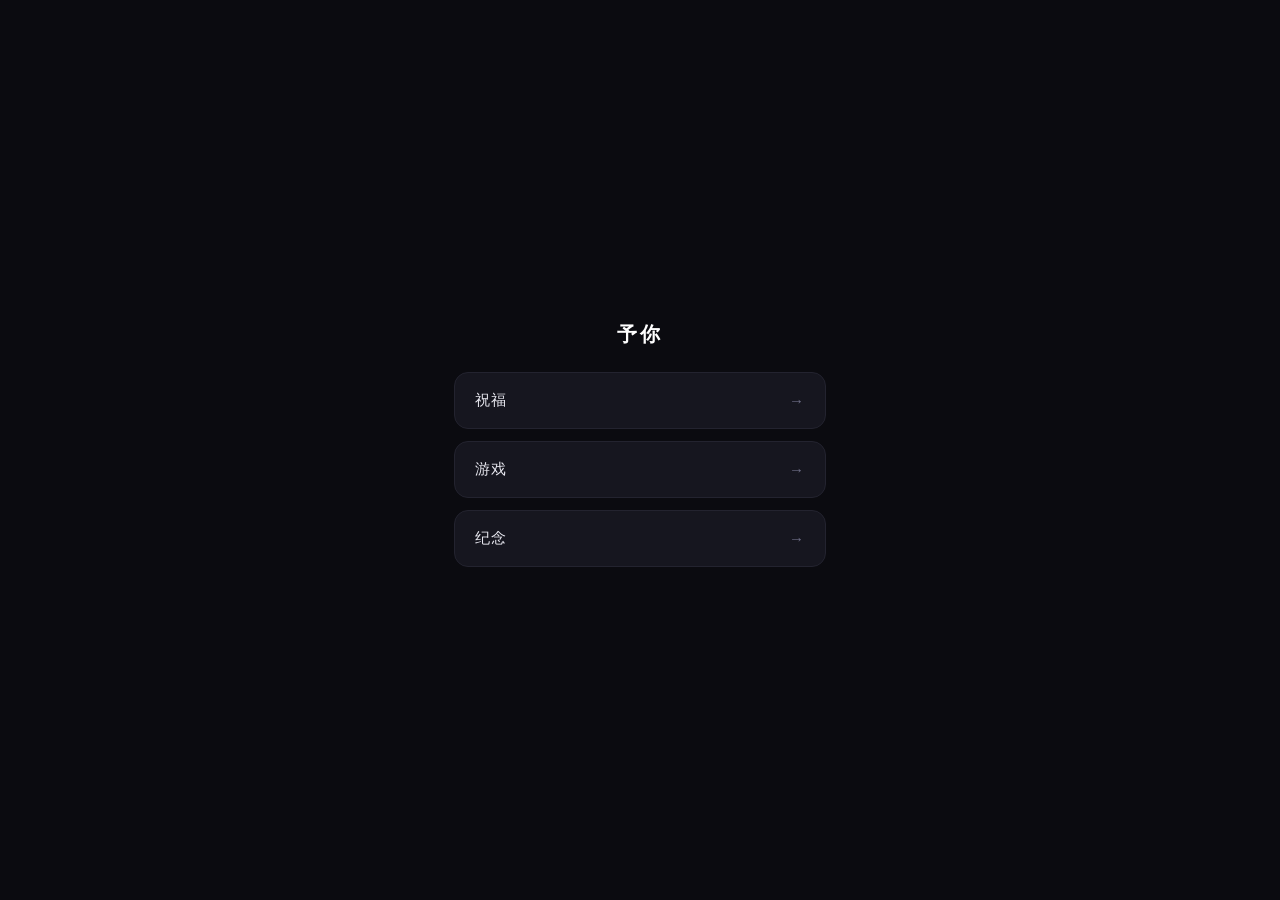
<file: index.html>
<!DOCTYPE html>
<html lang="zh-CN">
<head>
<meta charset="UTF-8">
<meta name="viewport" content="width=device-width, initial-scale=1, maximum-scale=1, user-scalable=no, viewport-fit=cover">
<meta name="theme-color" content="#0b0b10">
<title>予你</title>
<style>
  * { margin: 0; padding: 0; box-sizing: border-box; }
  html, body {
    width: 100%;
    height: 100%;
    overflow: hidden;
    background: #0b0b10;
  }
  body {
    display: flex;
    align-items: center;
    justify-content: center;
    color: #e8e8f0;
    font-family: -apple-system, BlinkMacSystemFont, "PingFang SC", "Microsoft YaHei", sans-serif;
    -webkit-tap-highlight-color: transparent;
  }
  #view {
    position: fixed;
    top: 0;
    left: 0;
    width: 100%;
    height: 100%;
    border: 0;
    display: none;
    background: #05000c;
  }
  .menu {
    display: none;
    width: 100%;
    max-width: 420px;
    padding: 24px;
  }
  .menu h1 {
    margin-bottom: 24px;
    font-size: 20px;
    font-weight: 600;
    letter-spacing: 3px;
    text-align: center;
    color: #ffffff;
  }
  .menu a {
    display: flex;
    align-items: center;
    justify-content: space-between;
    margin-bottom: 12px;
    padding: 18px 20px;
    border: 1px solid #23232f;
    border-radius: 14px;
    background: #16161f;
    color: #e8e8f0;
    font-size: 15px;
    letter-spacing: 1px;
    text-decoration: none;
  }
  .menu a::after {
    content: '→';
    color: #6d6d85;
  }
  .menu a:active { background: #1e1e2a; }
  .menu a.pending {
    opacity: .45;
    pointer-events: none;
  }
  .menu a.pending::after {
    content: '待开发';
    font-size: 12px;
  }
</style>
</head>
<body>
<iframe id="view" allow="autoplay" scrolling="no"></iframe>
<div class="menu" id="menu">
  <h1>予你</h1>
  <div id="list"></div>
</div>
<script>
(function () {
  'use strict';

  var MODULES = [
    { id: 'wish', name: '祝福', path: '祝福/index.html', ready: true },
    { id: 'game', name: '游戏', path: '游戏/index.html', ready: true },
    { id: 'mem', name: '纪念', path: '纪念/index.html', ready: true }
  ];

  var view = document.getElementById('view');
  var menu = document.getElementById('menu');
  var list = document.getElementById('list');
  var initialP = new URLSearchParams(window.location.search).get('p');
  var i;

  for (i = 0; i < MODULES.length; i++) {
    var item = MODULES[i];
    var a = document.createElement('a');
    a.textContent = item.name;
    if (item.ready) {
      a.href = '?m=' + item.id;
    } else {
      a.className = 'pending';
    }
    list.appendChild(a);
  }

  /* iframe 导航用 location.replace()，避免产生多余历史条目
     （否则浏览器返回键要按两次：先退 iframe 再退根地址） */
  function loadView(url) {
    try {
      if (url) {
        view.contentWindow.location.replace(url);
        view.style.display = 'block';
      } else {
        view.contentWindow.location.replace('about:blank');
        view.style.display = 'none';
      }
    } catch (e) {
      if (url) view.src = url;
      else view.removeAttribute('src');
      view.style.display = url ? 'block' : 'none';
    }
  }

  function route() {
    var sp = new URLSearchParams(window.location.search);
    var m = sp.get('m');
    var p = sp.get('p');
    var current = null;

    for (var j = 0; j < MODULES.length; j++) {
      if (MODULES[j].id === m) current = MODULES[j];
    }

    if (current && current.ready) {
      document.title = current.name;
      menu.style.display = 'none';
      /* 初始 URL 就带 p = 分享直达链接，透传 direct 让子页面隐藏返回按钮（封闭体验）；
         从菜单点进来的 p 与初始不同（或初始无 p），保持可返回。
         to/msg/from = 链接定制参数，一并透传给子页面 */
      var direct = initialP && p === initialP;
      var qs = [];
      if (p) qs.push('p=' + encodeURIComponent(p));
      if (direct) qs.push('direct=1');
      var CUSTOM_KEYS = ['to', 'msg', 'from'];
      for (var k = 0; k < CUSTOM_KEYS.length; k++) {
        var cv = sp.get(CUSTOM_KEYS[k]);
        if (cv) qs.push(CUSTOM_KEYS[k] + '=' + encodeURIComponent(cv));
      }
      loadView(current.path + (qs.length ? ('?' + qs.join('&')) : ''));
    } else {
      document.title = '予你';
      loadView(null);
      menu.style.display = 'block';
    }
  }

  /* 供子页面调用（跨 iframe 层级，统一走 postMessage） */
  window.addEventListener('message', function (e) {
    if (e.origin !== window.location.origin) return;
    if (e.data && typeof e.data.nav === 'string') {
      window.__nav(e.data.nav);
    }
  });

  /* 直调入口（同层 iframe 可用） */
  window.__nav = function (query) {
    window.history.pushState(null, '', window.location.pathname + (query || ''));
    route();
  };

  window.addEventListener('popstate', route);
  route();
})();
</script>
</body>
</html>
</file>
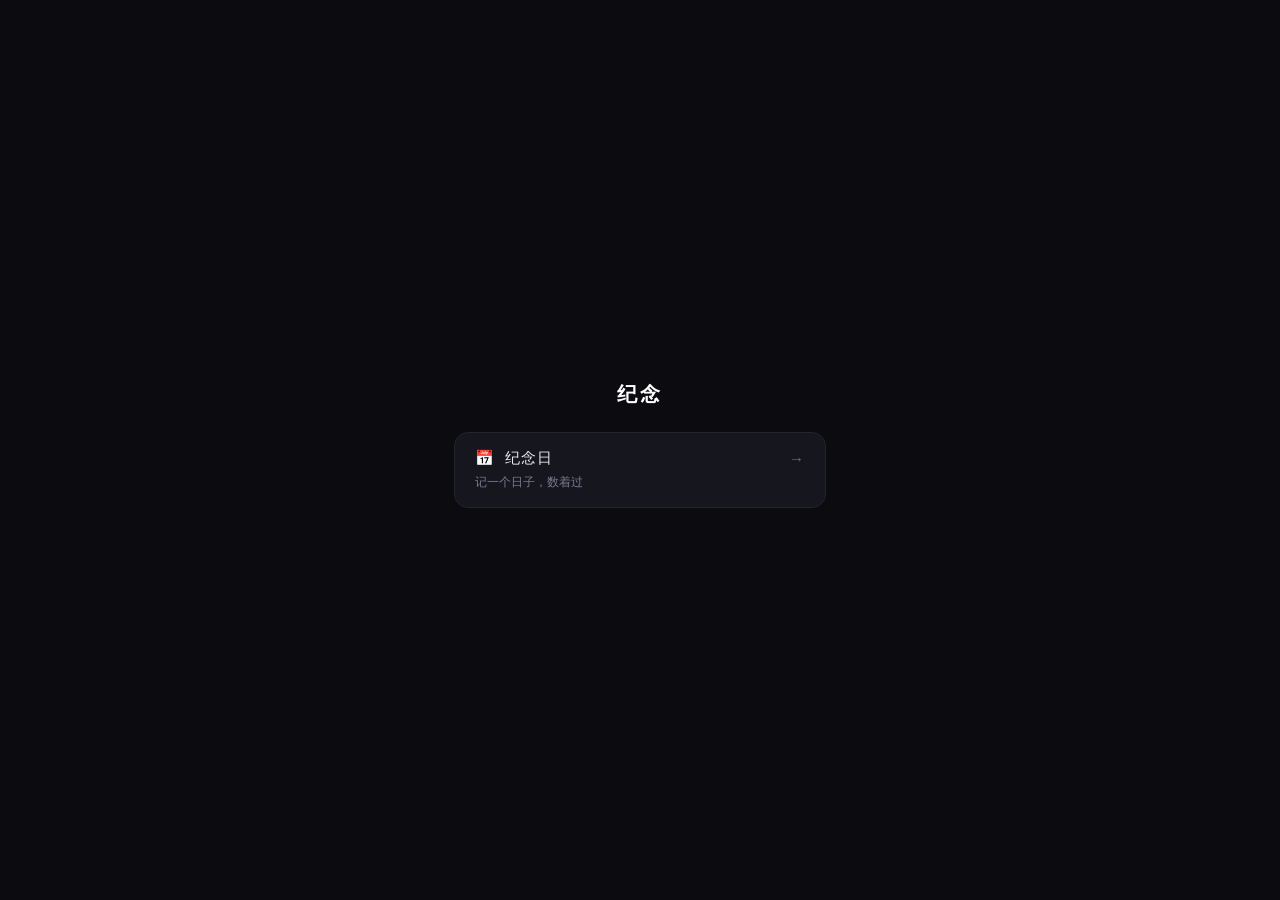
<file: 纪念/index.html>
<!DOCTYPE html>
<html lang="zh-CN">
<head>
<meta charset="UTF-8">
<meta name="viewport" content="width=device-width, initial-scale=1, maximum-scale=1, user-scalable=no, viewport-fit=cover">
<meta name="theme-color" content="#0b0b10">
<title>纪念</title>
<link rel="stylesheet" href="style.css">
</head>
<body>
<iframe id="view" allow="autoplay" scrolling="no"></iframe>
<div class="menu" id="menu">
  <h1>纪念</h1>
  <div id="list"></div>
</div>
<script src="script.js"></script>
</body>
</html>
</file>
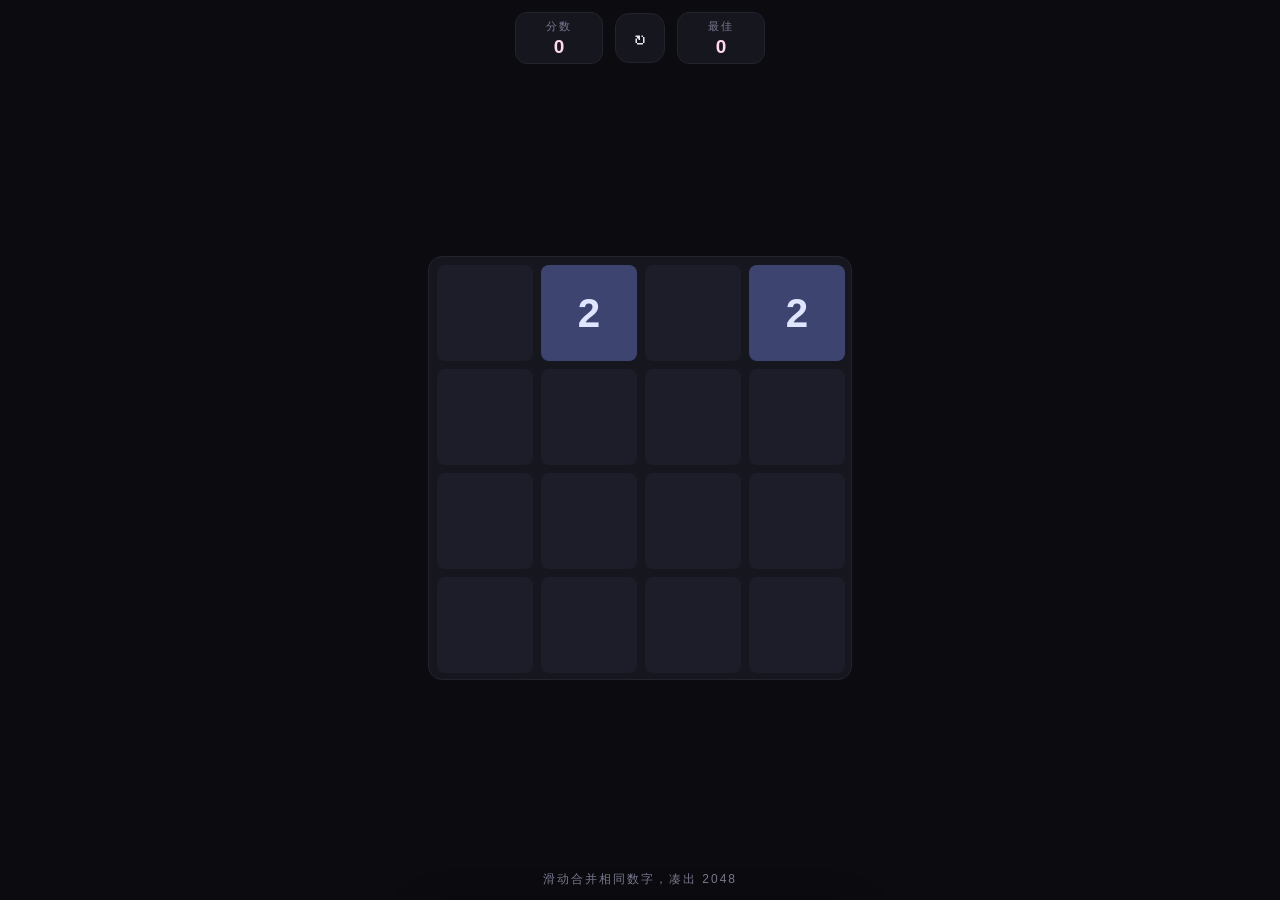
<file: 游戏/2048/index.html>
<!DOCTYPE html>
<html lang="zh-CN">
<head>
<meta charset="UTF-8">
<meta name="viewport" content="width=device-width, initial-scale=1, maximum-scale=1, user-scalable=no, viewport-fit=cover">
<meta name="format-detection" content="telephone=no">
<meta name="theme-color" content="#0b0b10">
<meta name="apple-mobile-web-app-capable" content="yes">
<title>2048</title>
<link rel="stylesheet" href="style.css">
</head>
<body>
<div id="game">
  <button id="backBtn" class="back" type="button">← 返回</button>

  <header class="head" id="head">
    <div class="chip"><span class="label">分数</span><span id="score" class="num">0</span></div>
    <button id="restart" type="button" aria-label="新的一局">↻</button>
    <div class="chip"><span class="label">最佳</span><span id="best" class="num">0</span></div>
  </header>

  <div class="board-wrap" id="boardWrap">
    <div id="board"></div>
  </div>

  <footer class="foot" id="foot">
    <span class="hint">滑动合并相同数字，凑出 2048</span>
  </footer>
</div>

<div id="scrim" class="scrim"></div>

<div id="result" class="result" role="dialog" aria-modal="true">
  <div class="sheet">
    <h2 id="resultTitle"></h2>
    <p id="resultMsg"></p>
    <div class="stats">
      <div><span>本局分数</span><strong id="resultScore">0</strong></div>
      <div><span>最大方块</span><strong id="resultMax">0</strong></div>
      <div><span>历史最佳</span><strong id="resultBest">0</strong></div>
    </div>
    <div class="actions">
      <button id="againBtn" type="button">再来一局</button>
      <button id="continueBtn" type="button">继续玩</button>
      <button id="closeBtn" type="button">看看棋盘</button>
    </div>
  </div>
</div>

<script src="script.js"></script>
</body>
</html>
</file>
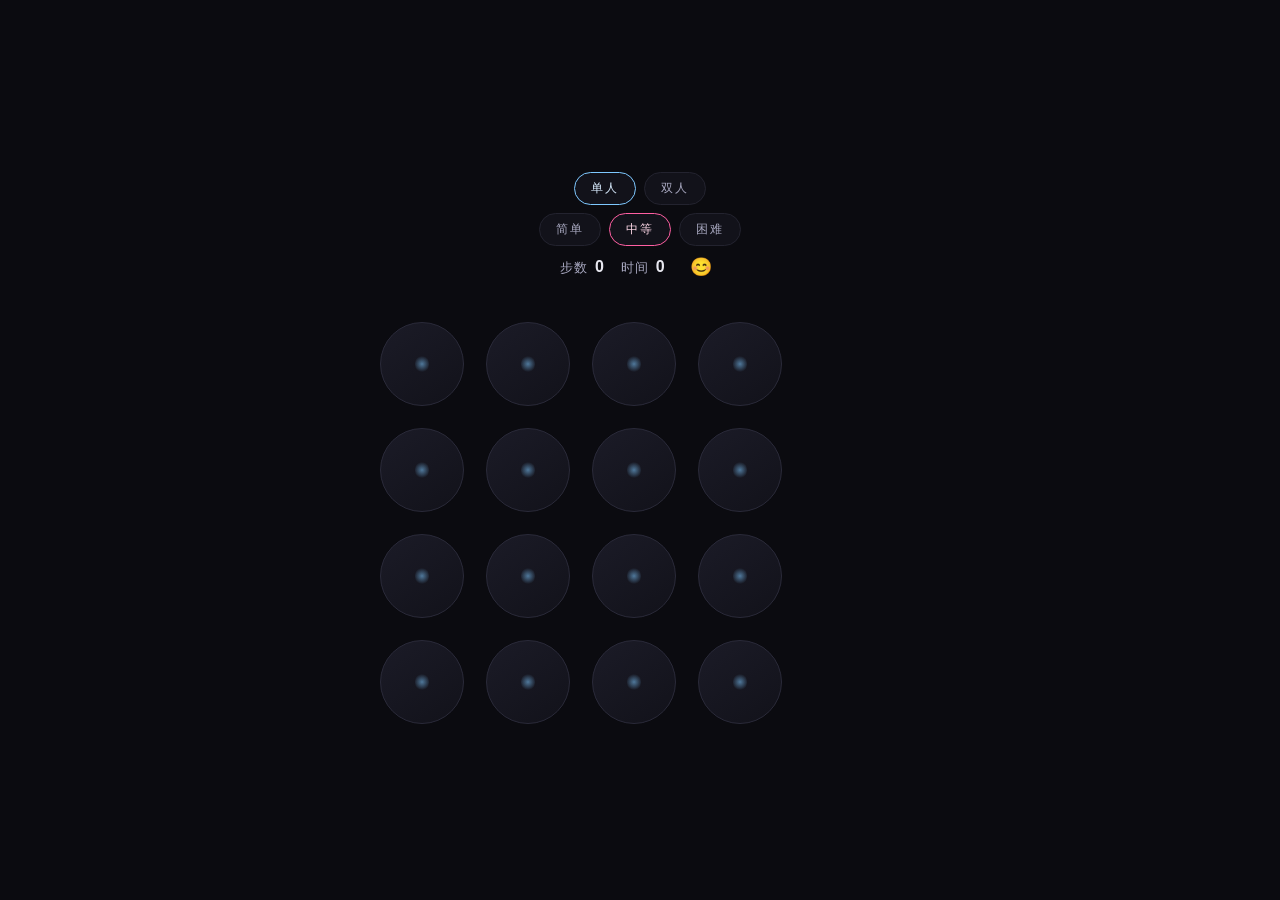
<file: 游戏/翻牌/index.html>
<!DOCTYPE html>
<html lang="zh-CN">
<head>
<meta charset="UTF-8">
<meta name="viewport" content="width=device-width, initial-scale=1, maximum-scale=1, user-scalable=no, viewport-fit=cover">
<meta name="format-detection" content="telephone=no">
<meta name="theme-color" content="#0b0b10">
<title>记忆翻牌</title>
<link rel="stylesheet" href="style.css">
</head>
<body>
<div class="wrap">
  <div class="tabs" id="modeTabs"></div>
  <div class="tabs" id="levelTabs"></div>

  <div class="head" id="head">
    <div class="stats solo" id="soloStats">
      <span class="stat">步数 <b id="moves">0</b></span>
      <span class="stat">时间 <b id="time">0</b></span>
      <button id="restart" class="restart" type="button" aria-label="重开">😊</button>
    </div>
    <div class="stats duo" id="duoStats">
      <div class="player" id="p1">
        <span class="pname">玩家1</span><b id="s1">0</b>
      </div>
      <button id="restart2" class="restart" type="button" aria-label="重开">😊</button>
      <div class="player" id="p2">
        <b id="s2">0</b><span class="pname">玩家2</span>
      </div>
    </div>
  </div>

  <div class="board" id="board"></div>
</div>

<div id="scrim"></div>
<div id="result">
  <div class="title" id="resultTitle"></div>
  <div class="msg" id="resultMsg"></div>
  <div class="rows" id="resultRows"></div>
  <div class="btns">
    <button id="againBtn" class="btn primary" type="button">再来一局</button>
    <button id="closeBtn" class="btn" type="button">看看棋盘</button>
  </div>
</div>

<button id="backBtn" class="back" type="button">← 返回</button>
<script src="script.js"></script>
</body>
</html>
</file>
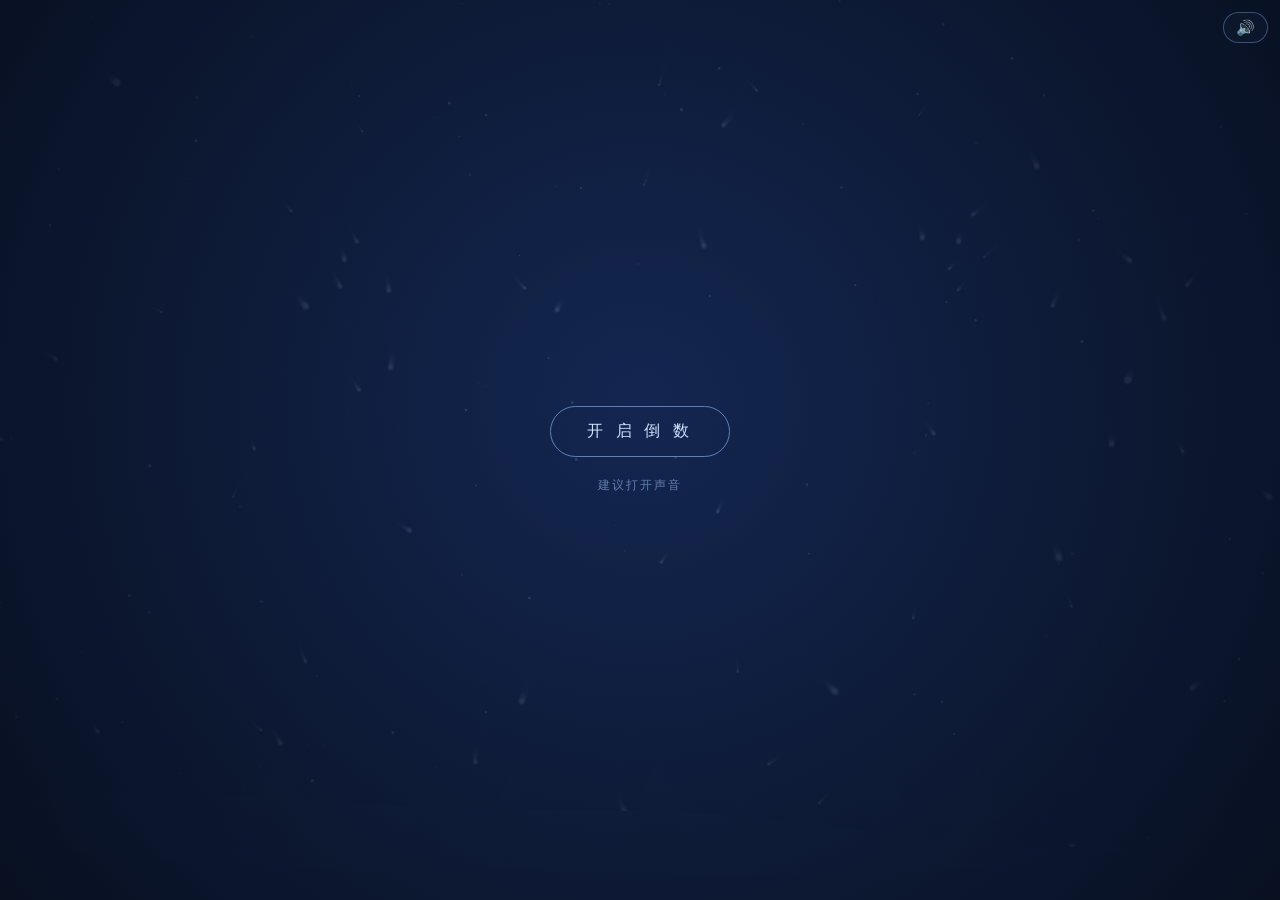
<file: 祝福/元旦/index.html>
<!DOCTYPE html>
<html lang="zh-CN">
<head>
<meta charset="UTF-8">
<meta name="viewport" content="width=device-width, initial-scale=1, maximum-scale=1, user-scalable=no, viewport-fit=cover">
<meta name="format-detection" content="telephone=no">
<meta name="theme-color" content="#081020">
<title>元旦快乐</title>
<link rel="stylesheet" href="style.css">
</head>
<body>
<canvas id="scene"></canvas>
<button id="backBtn" class="back" type="button">← 返回</button>
<button id="sfxBtn" class="sfx" type="button">🔊</button>

<div class="message" id="message">
  <div class="to" id="toText"></div>
  <div class="main" id="mainText"></div>
  <div class="sub" id="subText"></div>
  <div class="from" id="fromText"></div>
  <div class="hint" id="hint">点击屏幕，放一朵烟花</div>
</div>

<div class="count" id="countLayer">
  <div class="count-label" id="countLabel"></div>
  <div class="count-num" id="countNum"></div>
</div>
<button id="skipBtn" class="skip" type="button">跳过 »</button>
<div class="start" id="start">
  <button id="startBtn" type="button">开 启 倒 数</button>
  <div class="tip">建议打开声音</div>
</div>

<audio id="bgm" loop preload="auto"></audio>
<script src="../sfx.js"></script>
<script src="script.js"></script>
</body>
</html>
</file>
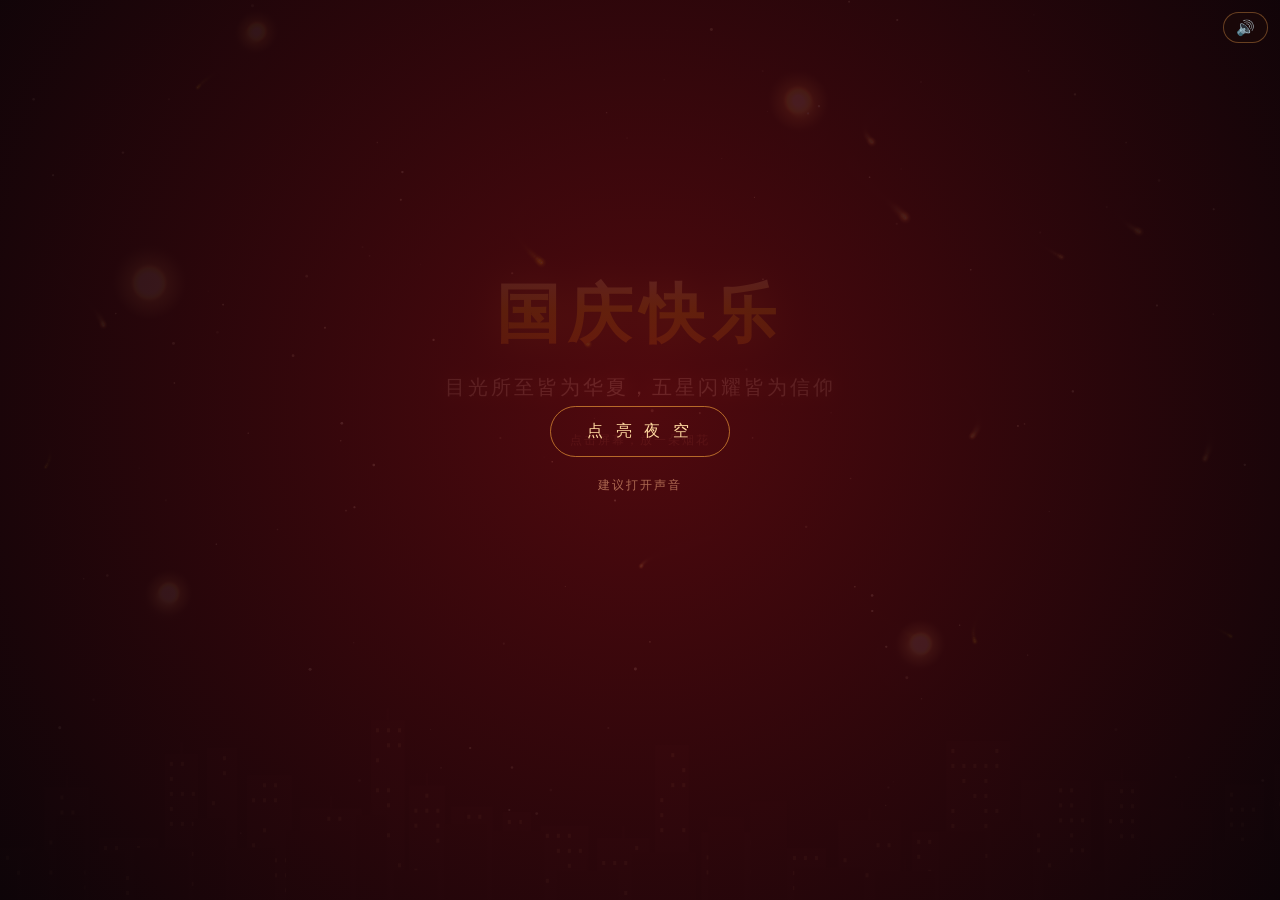
<file: 祝福/国庆/index.html>
<!DOCTYPE html>
<html lang="zh-CN">
<head>
<meta charset="UTF-8">
<meta name="viewport" content="width=device-width, initial-scale=1, maximum-scale=1, user-scalable=no, viewport-fit=cover">
<meta name="format-detection" content="telephone=no">
<meta name="theme-color" content="#0d0408">
<title>国庆快乐</title>
<link rel="stylesheet" href="style.css">
</head>
<body>
<canvas id="scene"></canvas>
<button id="backBtn" class="back" type="button">← 返回</button>
<button id="sfxBtn" class="sfx" type="button">🔊</button>

<div class="message">
  <div class="to" id="toText"></div>
  <div class="main" id="mainText"></div>
  <div class="sub" id="subText"></div>
  <div class="from" id="fromText"></div>
  <div class="hint" id="hint">点击屏幕，放一朵烟花</div>
</div>

<div class="start" id="start">
  <button id="startBtn" type="button">点 亮 夜 空</button>
  <div class="tip">建议打开声音</div>
</div>

<audio id="bgm" loop preload="auto"></audio>
<script src="../sfx.js"></script>
<script src="script.js"></script>
</body>
</html>
</file>
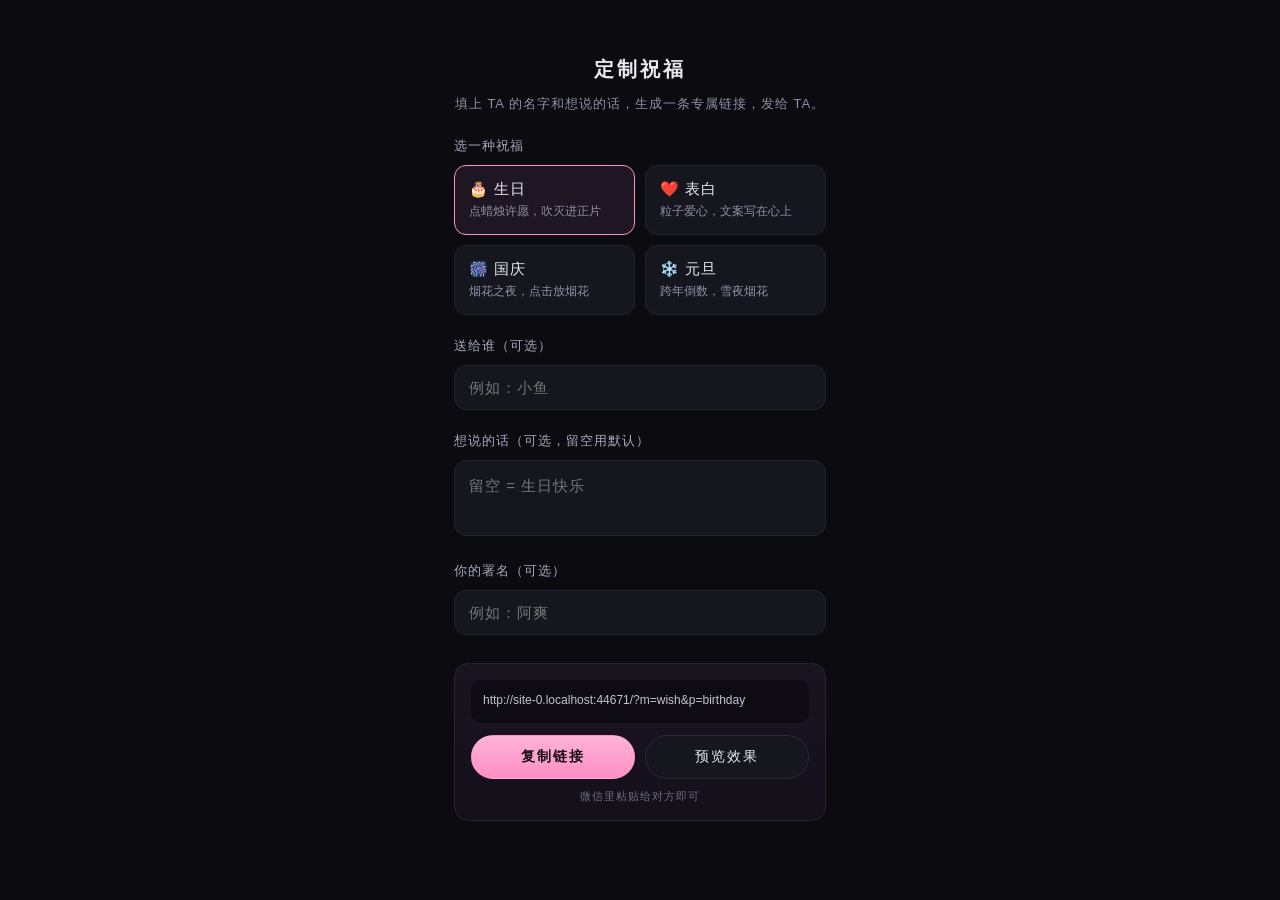
<file: 祝福/定制/index.html>
<!DOCTYPE html>
<html lang="zh-CN">
<head>
<meta charset="UTF-8">
<meta name="viewport" content="width=device-width, initial-scale=1, maximum-scale=1, user-scalable=no, viewport-fit=cover">
<meta name="format-detection" content="telephone=no">
<meta name="theme-color" content="#0b0b10">
<title>定制祝福</title>
<link rel="stylesheet" href="style.css">
</head>
<body>
<button id="backBtn" class="back" type="button">← 返回</button>

<div class="page">
  <h1>定制祝福</h1>
  <p class="lead">填上 TA 的名字和想说的话，生成一条专属链接，发给 TA。</p>

  <div class="label">选一种祝福</div>
  <div class="types" id="types"></div>

  <div class="label">送给谁（可选）</div>
  <input id="toInput" class="input" type="text" maxlength="12" placeholder="例如：小鱼" autocomplete="off">

  <div class="label">想说的话（可选，留空用默认）</div>
  <textarea id="msgInput" class="input area" maxlength="60" placeholder="" rows="2"></textarea>

  <div class="label">你的署名（可选）</div>
  <input id="fromInput" class="input" type="text" maxlength="12" placeholder="例如：阿爽" autocomplete="off">

  <div class="result">
    <div class="link-box" id="linkText">— 填好后这里会出现链接 —</div>
    <div class="actions">
      <button id="copyBtn" class="btn primary" type="button">复制链接</button>
      <button id="previewBtn" class="btn" type="button">预览效果</button>
    </div>
    <div class="tip" id="copyTip">微信里粘贴给对方即可</div>
  </div>
</div>

<script src="script.js"></script>
</body>
</html>
</file>
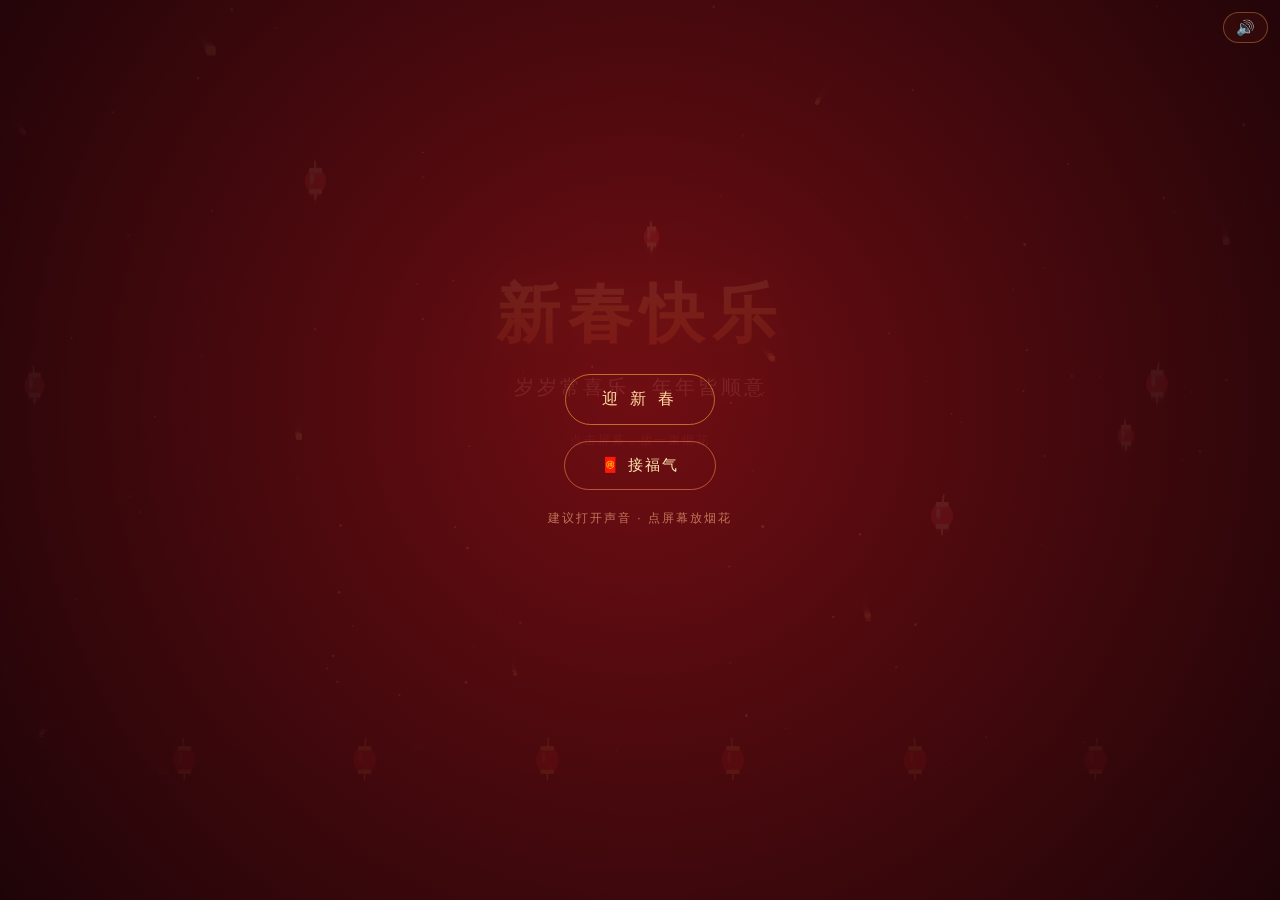
<file: 祝福/春节/index.html>
<!DOCTYPE html>
<html lang="zh-CN">
<head>
<meta charset="UTF-8">
<meta name="viewport" content="width=device-width, initial-scale=1, maximum-scale=1, user-scalable=no, viewport-fit=cover">
<meta name="format-detection" content="telephone=no">
<meta name="theme-color" content="#2a0608">
<title>新春快乐</title>
<link rel="stylesheet" href="style.css">
</head>
<body>
<canvas id="scene"></canvas>
<button id="backBtn" class="back" type="button">← 返回</button>
<button id="sfxBtn" class="sfx" type="button">🔊</button>
<button id="gameBtn" class="game-btn" type="button">🧧 接福气</button>

<div class="message">
  <div class="to" id="toText"></div>
  <div class="main" id="mainText"></div>
  <div class="sub" id="subText"></div>
  <div class="from" id="fromText"></div>
  <div class="hint" id="hint">点击屏幕，放一束烟花</div>
</div>

<div class="start" id="start">
  <button id="startBtn" type="button">迎 新 春</button>
  <button id="startGameBtn" type="button" class="alt">🧧 接福气</button>
  <div class="tip">建议打开声音 · 点屏幕放烟花</div>
</div>

<!-- 接福气小游戏 -->
<div class="game" id="game" aria-hidden="true">
  <div class="game-hud">
    <div class="game-time"><span id="gameTime">30</span><small>秒</small></div>
    <div class="game-score">福气 <span id="gameScore">0</span></div>
  </div>
  <div class="basket" id="basket">🧺</div>
  <div class="game-result" id="gameResult">
    <div class="gr-title">福气满满！</div>
    <div class="gr-score">接到 <span id="grScore">0</span> 个福</div>
    <div class="gr-best">最高连击 <span id="grBest">0</span></div>
    <button id="grAgain" type="button">再来一次</button>
    <button id="grBack" type="button" class="alt">返回</button>
  </div>
</div>

<audio id="bgm" loop preload="auto"></audio>
<script src="../sfx.js"></script>
<script src="script.js"></script>
</body>
</html>
</file>
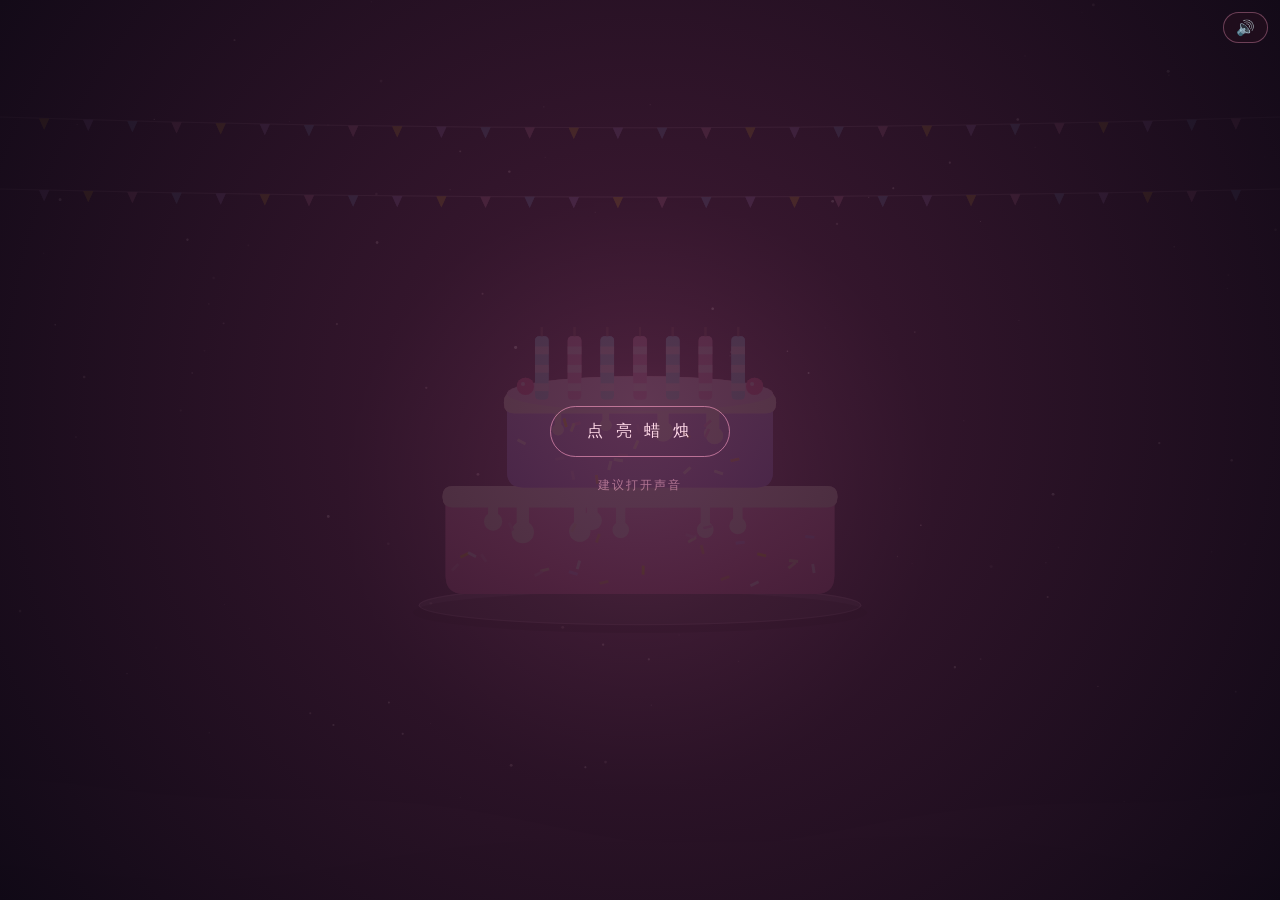
<file: 祝福/生日/index.html>
<!DOCTYPE html>
<html lang="zh-CN">
<head>
<meta charset="UTF-8">
<meta name="viewport" content="width=device-width, initial-scale=1, maximum-scale=1, user-scalable=no, viewport-fit=cover">
<meta name="format-detection" content="telephone=no">
<meta name="theme-color" content="#100916">
<title>生日快乐</title>
<link rel="stylesheet" href="style.css">
</head>
<body>
<canvas id="scene"></canvas>
<button id="backBtn" class="back" type="button">← 返回</button>
<button id="sfxBtn" class="sfx" type="button">🔊</button>

<div class="guide" id="guide"></div>

<div class="message" id="message">
  <div class="to" id="toText"></div>
  <div class="main" id="mainText"></div>
  <div class="sub" id="subText"></div>
  <div class="from" id="fromText"></div>
  <div class="hint" id="hint">点击屏幕，放一朵烟花</div>
</div>

<div class="start" id="start">
  <button id="startBtn" type="button">点 亮 蜡 烛</button>
  <div class="tip">建议打开声音</div>
</div>

<audio id="bgm" loop preload="auto"></audio>
<script src="../sfx.js"></script>
<script src="script.js"></script>
</body>
</html>
</file>
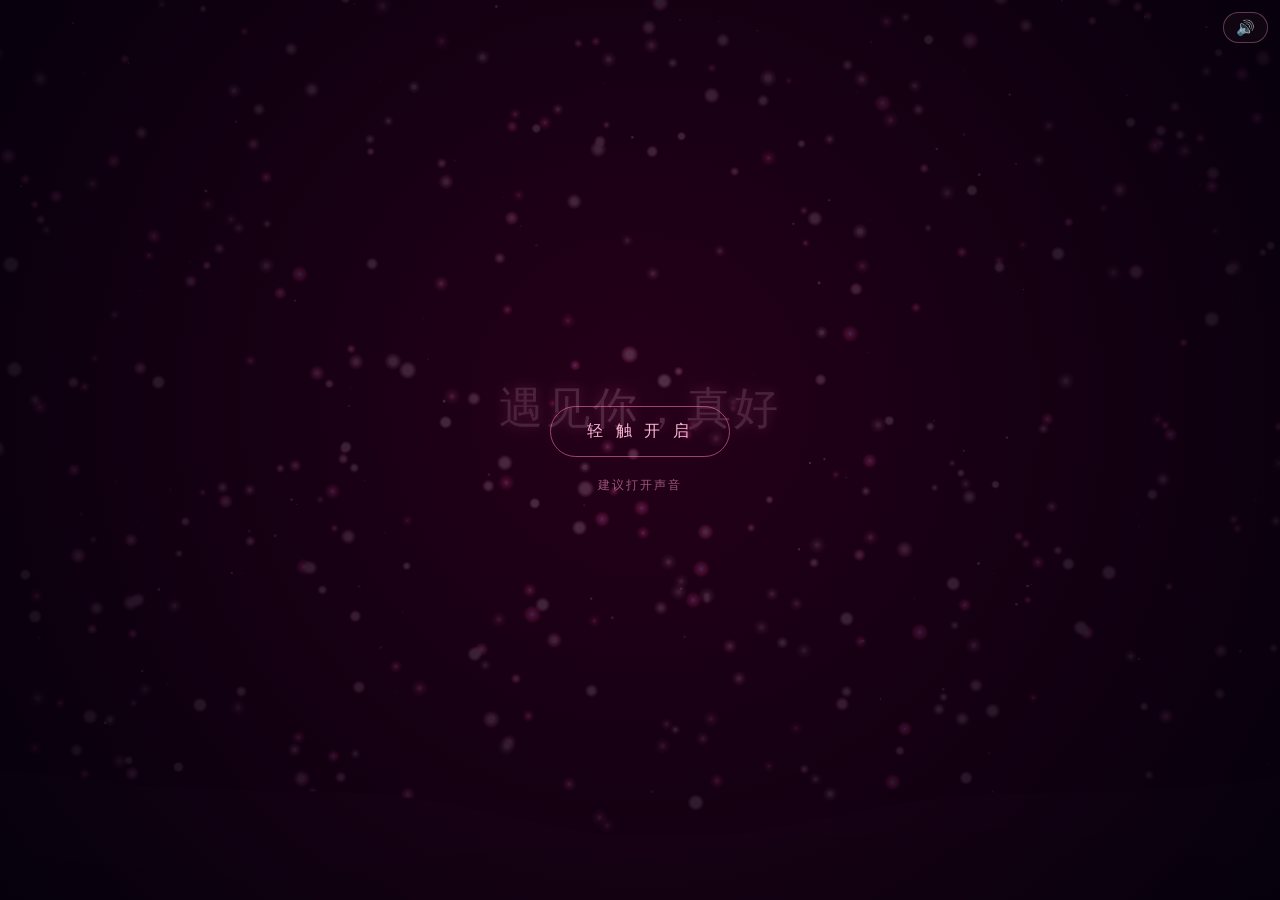
<file: 祝福/表白/index.html>
<!DOCTYPE html>
<html lang="zh-CN">
<head>
<meta charset="UTF-8">
<meta name="viewport" content="width=device-width, initial-scale=1, maximum-scale=1, user-scalable=no, viewport-fit=cover">
<meta name="format-detection" content="telephone=no">
<meta name="theme-color" content="#05000c">
<title>表白</title>
<link rel="stylesheet" href="style.css">
</head>
<body>
<canvas id="scene"></canvas>
<button id="backBtn" class="back" type="button">← 返回</button>
<button id="sfxBtn" class="sfx" type="button">🔊</button>
<div class="message">
  <div class="main" id="mainText"></div>
  <div class="sub" id="subText"></div>
</div>
<div class="start" id="start">
  <button id="startBtn" type="button">轻 触 开 启</button>
  <div class="tip">建议打开声音</div>
</div>
<audio id="bgm" loop preload="auto"></audio>
<script src="../sfx.js"></script>
<script src="script.js"></script>
</body>
</html>
</file>
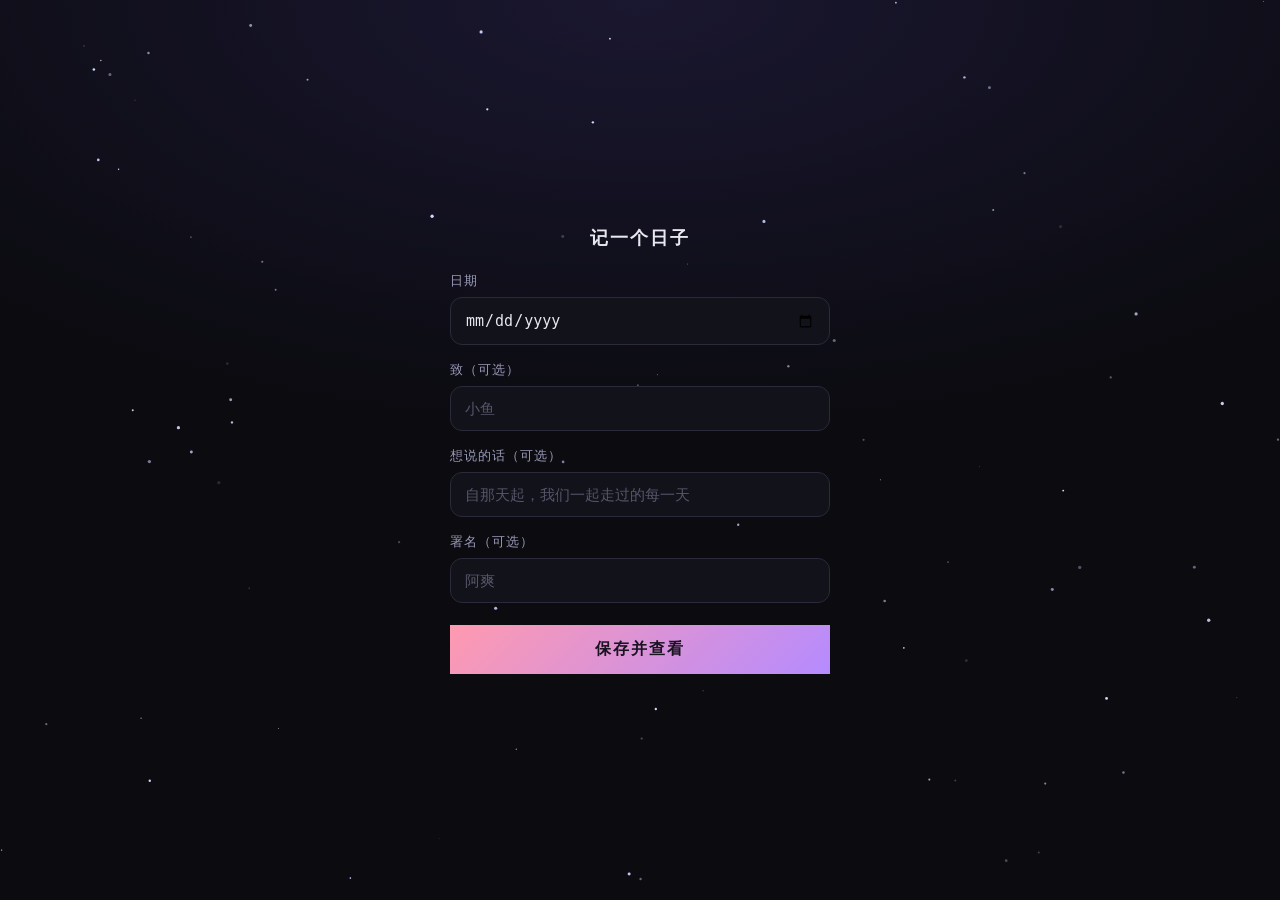
<file: 纪念/天数/index.html>
<!DOCTYPE html>
<html lang="zh-CN">
<head>
<meta charset="UTF-8">
<meta name="viewport" content="width=device-width, initial-scale=1, maximum-scale=1, user-scalable=no, viewport-fit=cover">
<meta name="format-detection" content="telephone=no">
<meta name="theme-color" content="#0b0b10">
<meta name="apple-mobile-web-app-capable" content="yes">
<title>纪念日</title>
<link rel="stylesheet" href="style.css">
</head>
<body>
<canvas id="bg"></canvas>

<button id="backBtn" class="back" type="button">← 返回</button>

<div id="app">
  <!-- 展示态 -->
  <section id="show" class="show">
    <p id="to" class="to"></p>
    <div class="hero">
      <div id="bigNum" class="big-num">0</div>
      <div id="unit" class="unit">天</div>
    </div>
    <p id="sub" class="sub"></p>
    <p id="msg" class="msg"></p>
    <p id="from" class="from"></p>
    <div class="actions">
      <button id="editBtn" type="button">改日子</button>
      <button id="shareBtn" type="button" class="primary">分享</button>
    </div>
  </section>

  <!-- 设置态 -->
  <section id="edit" class="edit" hidden>
    <h2 class="edit-title">记一个日子</h2>
    <label class="field">
      <span>日期</span>
      <input id="dateInput" type="date">
    </label>
    <label class="field">
      <span>致（可选）</span>
      <input id="toInput" type="text" maxlength="12" placeholder="小鱼">
    </label>
    <label class="field">
      <span>想说的话（可选）</span>
      <input id="msgInput" type="text" maxlength="60" placeholder="自那天起，我们一起走过的每一天">
    </label>
    <label class="field">
      <span>署名（可选）</span>
      <input id="fromInput" type="text" maxlength="12" placeholder="阿爽">
    </label>
    <button id="saveBtn" type="button" class="primary">保存并查看</button>
  </section>
</div>

<div id="toast" class="toast"></div>

<script src="script.js"></script>
</body>
</html>
</file>
<file: 纪念/style.css>
* { margin: 0; padding: 0; box-sizing: border-box; }

html, body {
  width: 100%;
  height: 100%;
  overflow: hidden;
  background: #0b0b10;
}

body {
  display: flex;
  align-items: center;
  justify-content: center;
  color: #e8e8f0;
  font-family: -apple-system, BlinkMacSystemFont, "PingFang SC", "Microsoft YaHei", sans-serif;
  -webkit-tap-highlight-color: transparent;
}

#view {
  position: fixed;
  top: 0;
  left: 0;
  width: 100%;
  height: 100%;
  border: 0;
  display: none;
  background: #05000c;
}

.menu {
  display: none;
  width: 100%;
  max-width: 420px;
  padding: 24px;
}

.menu h1 {
  margin-bottom: 24px;
  font-size: 20px;
  font-weight: 600;
  letter-spacing: 3px;
  text-align: center;
  color: #ffffff;
}

.menu a {
  display: block;
  margin-bottom: 12px;
  padding: 16px 20px;
  border: 1px solid #23232f;
  border-radius: 14px;
  background: #16161f;
  color: #e8e8f0;
  font-size: 15px;
  letter-spacing: 1px;
  text-decoration: none;
}

.menu a .row {
  display: flex;
  align-items: center;
  justify-content: space-between;
}

.menu a .row::after {
  content: '→';
  color: #6d6d85;
}

.menu a .ico { margin-right: 10px; }

.menu a .label {
  display: inline-flex;
  align-items: center;
}

.menu a .desc {
  margin-top: 6px;
  font-size: 12px;
  color: #7a7a90;
  letter-spacing: 0;
}

.menu a:active { background: #1e1e2a; }

.menu a.pending {
  opacity: .45;
  pointer-events: none;
}

.menu a.pending .row::after {
  content: '待开发';
  font-size: 12px;
  letter-spacing: 1px;
}
</file>
<file: 游戏/2048/style.css>
* { margin: 0; padding: 0; box-sizing: border-box; }

:root {
  --size: 72px;      /* 单格尺寸（JS 计算） */
  --gap: 8px;
  --pad: 8px;
}

html, body {
  width: 100%;
  height: 100%;
  overflow: hidden;
  background: #0b0b10;
  color: #e8e8f0;
  font-family: -apple-system, BlinkMacSystemFont, "PingFang SC", "Microsoft YaHei", sans-serif;
  -webkit-tap-highlight-color: transparent;
  -webkit-user-select: none;
  user-select: none;
  -webkit-touch-callout: none;
}

#game {
  display: flex;
  flex-direction: column;
  height: 100%;
  padding-top: max(8px, env(safe-area-inset-top));
  padding-bottom: max(8px, env(safe-area-inset-bottom));
  padding-left: max(8px, env(safe-area-inset-left));
  padding-right: max(8px, env(safe-area-inset-right));
}

/* ---------- 返回按钮 ---------- */
.back {
  position: fixed;
  bottom: max(14px, env(safe-area-inset-bottom));
  left: max(12px, env(safe-area-inset-left));
  z-index: 60;
  padding: 8px 15px;
  font: inherit;
  font-size: 13px;
  letter-spacing: 1px;
  color: rgba(220, 220, 240, .85);
  background: rgba(22, 22, 31, .7);
  border: 1px solid #2c2c3a;
  border-radius: 999px;
  -webkit-backdrop-filter: blur(6px);
  backdrop-filter: blur(6px);
  cursor: pointer;
  transition: transform .12s;
}
.back:active { transform: scale(.95); }

/* ---------- 计分板 ---------- */
.head {
  display: flex;
  align-items: center;
  justify-content: center;
  gap: 12px;
  padding: 4px 4px 12px;
}

.chip {
  position: relative;
  display: flex;
  flex-direction: column;
  align-items: center;
  justify-content: center;
  gap: 2px;
  min-width: 88px;
  height: 52px;
  padding: 0 14px;
  background: #16161f;
  border: 1px solid #23232f;
  border-radius: 12px;
}

.chip .label {
  font-size: 11px;
  letter-spacing: 2px;
  color: #7a7a90;
}

.chip .num {
  font-size: 19px;
  font-weight: 700;
  font-variant-numeric: tabular-nums;
  color: #ffd9ea;
}

.score-float {
  position: absolute;
  right: 10px;
  top: -4px;
  font-size: 15px;
  font-weight: 700;
  color: #ffcf5a;
  pointer-events: none;
  animation: floatUp 1s ease-out forwards;
}

@keyframes floatUp {
  0% { opacity: 1; transform: translateY(0); }
  100% { opacity: 0; transform: translateY(-30px); }
}

#restart {
  width: 50px;
  height: 50px;
  font-size: 24px;
  line-height: 1;
  border: 1px solid #23232f;
  border-radius: 14px;
  background: #16161f;
  color: #e8e8f0;
  cursor: pointer;
  transition: transform .12s;
}
#restart:active { transform: scale(0.9); }

/* ---------- 棋盘 ---------- */
.board-wrap {
  flex: 1;
  display: flex;
  align-items: center;
  justify-content: center;
  min-height: 0;
  touch-action: none;
}

#board {
  position: relative;
  background: #16161f;
  border: 1px solid #23232f;
  border-radius: 14px;
  padding: var(--pad);
}

#board .bg-cell {
  position: absolute;
  width: var(--size);
  height: var(--size);
  border-radius: 8px;
  background: #1d1d29;
}

.tile {
  position: absolute;
  top: 0;
  left: 0;
  width: var(--size);
  height: var(--size);
  border-radius: 8px;
  display: flex;
  align-items: center;
  justify-content: center;
  font-weight: 800;
  font-size: calc(var(--size) * 0.42);
  font-variant-numeric: tabular-nums;
  transition: transform .13s ease-in-out;
  will-change: transform;
  z-index: 2;
}

.tile.long { font-size: calc(var(--size) * 0.32); }

.tile.spawn { animation: spawn .18s ease-out; }
.tile.pop { animation: mergePop .24s ease-out; }

@keyframes spawn {
  0% { transform: var(--tx) scale(0); opacity: 0; }
  100% { transform: var(--tx) scale(1); opacity: 1; }
}

@keyframes mergePop {
  0% { transform: var(--tx) scale(1); }
  55% { transform: var(--tx) scale(1.22); }
  100% { transform: var(--tx) scale(1); }
}

/* 块颜色：冷色 → 暖金渐进 */
.tile[data-v="2"]    { background: #3d4470; color: #dfe4ff; }
.tile[data-v="4"]    { background: #45508c; color: #dfe4ff; }
.tile[data-v="8"]    { background: #5a5fd0; color: #ffffff; }
.tile[data-v="16"]   { background: #7a4fd0; color: #ffffff; }
.tile[data-v="32"]   { background: #a04fd0; color: #ffffff; }
.tile[data-v="64"]   { background: #d04fb0; color: #ffffff; }
.tile[data-v="128"]  { background: #ff5fa2; color: #ffffff; }
.tile[data-v="256"]  { background: #ff6a5a; color: #ffffff; }
.tile[data-v="512"]  { background: #ff9a3d; color: #ffffff; }
.tile[data-v="1024"] { background: #ffc93d; color: #3a1a00; }
.tile[data-v="2048"] { background: #ffe66a; color: #3a1a00; box-shadow: 0 0 26px rgba(255, 220, 80, .8); }
.tile[data-v="4096"],
.tile[data-v="8192"],
.tile[data-v="16384"] {
  background: #ffffff;
  color: #1a1a2a;
  box-shadow: 0 0 30px rgba(255, 255, 255, .8);
}

/* ---------- 底部提示 ---------- */
.foot {
  display: flex;
  justify-content: center;
  padding: 12px 0 4px;
}

.hint {
  font-size: 12px;
  letter-spacing: 2px;
  color: #7a7a90;
}

/* ---------- 结算面板（底部抽屉） ---------- */
.scrim {
  position: fixed;
  inset: 0;
  z-index: 95;
  background: rgba(5, 0, 12, .5);
  opacity: 0;
  pointer-events: none;
  transition: opacity .3s;
}
.scrim.show { opacity: 1; pointer-events: auto; }

.result {
  position: fixed;
  left: 0;
  right: 0;
  bottom: 0;
  z-index: 100;
  padding: 0 12px calc(12px + env(safe-area-inset-bottom));
  transform: translateY(115%);
  transition: transform .34s cubic-bezier(.2, .8, .3, 1);
}
.result.show { transform: translateY(0); }

.sheet {
  max-width: 420px;
  margin: 0 auto;
  padding: 24px 22px 20px;
  background: #16161f;
  border: 1px solid #23232f;
  border-radius: 22px;
  box-shadow: 0 -12px 40px rgba(0, 0, 0, .5);
  text-align: center;
}

.sheet h2 { margin-bottom: 8px; font-size: 23px; }
.sheet p { margin-bottom: 18px; font-size: 14px; color: #a8a8bc; }

.stats {
  display: flex;
  justify-content: space-around;
  margin-bottom: 20px;
}

.stats div { display: flex; flex-direction: column; gap: 5px; }
.stats span { font-size: 12px; color: #7a7a90; }
.stats strong { font-size: 20px; color: #ffd9ea; font-variant-numeric: tabular-nums; }

.actions { display: flex; gap: 10px; }

.actions button {
  flex: 1;
  min-height: 48px;
  font: inherit;
  font-size: 15px;
  letter-spacing: 1px;
  border-radius: 999px;
  cursor: pointer;
}

#againBtn {
  color: #1a0a12;
  background: #ff7ab8;
  border: 0;
  font-weight: 700;
}

#continueBtn {
  color: #ffd9ea;
  background: #2a1220;
  border: 1px solid #ff5fa2;
}

#closeBtn {
  color: #a0a0b8;
  background: transparent;
  border: 1px solid #2c2c3a;
}

#againBtn:active, #continueBtn:active, #closeBtn:active { transform: scale(0.97); }
</file>
<file: 游戏/翻牌/style.css>
* { margin: 0; padding: 0; box-sizing: border-box; }

html, body {
  width: 100%;
  height: 100%;
  overflow: hidden;
  background: #0b0b10;
}

body {
  display: flex;
  align-items: center;
  justify-content: center;
  font-family: -apple-system, BlinkMacSystemFont, "PingFang SC", "Microsoft YaHei", sans-serif;
  color: #e8e8f0;
  -webkit-tap-highlight-color: transparent;
  -webkit-user-select: none;
  user-select: none;
  padding: env(safe-area-inset-top) env(safe-area-inset-right) env(safe-area-inset-bottom) env(safe-area-inset-left);
}

.wrap {
  width: 100%;
  max-width: 560px;
  padding: 10px 8px 14px;
}

/* ---------- 模式 / 难度 tab ---------- */
.tabs {
  display: flex;
  justify-content: center;
  gap: 8px;
  margin-bottom: 8px;
}

.tabs button {
  padding: 7px 16px;
  font: inherit;
  font-size: 12px;
  letter-spacing: 2px;
  color: #a8a8c0;
  background: #12121a;
  border: 1px solid #23232f;
  border-radius: 999px;
  cursor: pointer;
  transition: color .15s, border-color .15s;
}

.tabs button.active {
  color: #ffd9e8;
  border-color: #ff5fa2;
}

#modeTabs button.active {
  color: #d9ecff;
  border-color: #7ec8ff;
}

/* ---------- 头部 ---------- */
.head {
  min-height: 46px;
  margin-bottom: 10px;
}

.stats {
  display: flex;
  align-items: center;
  justify-content: center;
  gap: 16px;
}

.stat {
  font-size: 13px;
  letter-spacing: 1px;
  color: #a8a8c0;
}

.stat b {
  color: #e8e8f0;
  font-size: 16px;
  margin-left: 2px;
}

.restart {
  padding: 4px 8px;
  font-size: 18px;
  line-height: 1;
  background: transparent;
  border: 0;
  cursor: pointer;
  transition: transform .12s;
}

.restart:active { transform: scale(.85); }

/* 双人计分 */
.stats.duo { display: none; }

.duo-on .stats.solo { display: none; }
.duo-on .stats.duo { display: flex; }

.player {
  display: flex;
  align-items: center;
  gap: 8px;
  padding: 6px 14px;
  border: 1px solid #23232f;
  border-radius: 999px;
  background: #12121a;
  transition: border-color .2s, box-shadow .2s;
}

.player.active {
  border-color: #ff5fa2;
  box-shadow: 0 0 14px rgba(255, 95, 162, .35);
}

.pname { font-size: 13px; letter-spacing: 1px; color: #a8a8c0; }

.player b { font-size: 16px; color: #ffd9e8; }

/* ---------- 棋盘 ---------- */
.board {
  display: grid;
  gap: var(--gap, 8px);
  margin: 0 auto;
}

/* ---------- 卡片（3D 翻转） ---------- */
.card {
  position: relative;
  perspective: 600px;
  cursor: pointer;
}

.card-inner {
  position: absolute;
  inset: 0;
  transform-style: preserve-3d;
  transition: transform .45s cubic-bezier(.4, .1, .2, 1.2);
}

.card.flipped .card-inner,
.card.matched .card-inner {
  transform: rotateY(180deg);
}

.face {
  position: absolute;
  inset: 0;
  display: flex;
  align-items: center;
  justify-content: center;
  border-radius: 12px;
  backface-visibility: hidden;
  -webkit-backface-visibility: hidden;
}

/* 牌背 */
.face.back {
  background: linear-gradient(145deg, #1b1b27, #12121a);
  border: 1px solid #2b2b3a;
}

.face.back::after {
  content: '';
  width: 26%;
  height: 26%;
  border-radius: 50%;
  background: radial-gradient(circle, rgba(126, 200, 255, .55), rgba(126, 200, 255, 0) 70%);
}

/* 牌面 */
.face.front {
  transform: rotateY(180deg);
  font-size: calc(var(--cell, 64px) * .52);
  line-height: 1;
  background: linear-gradient(145deg, #201a26, #16121c);
  border: 1px solid #3a2b38;
}

.card.matched .face.front {
  border-color: #4ad16a;
  box-shadow: 0 0 16px rgba(74, 209, 106, .35);
  animation: matchPulse .5s ease-out;
}

.card.wrong .face.front {
  animation: shake .45s;
  border-color: #ff5f5f;
}

@keyframes matchPulse {
  0% { transform: rotateY(180deg) scale(.82); }
  60% { transform: rotateY(180deg) scale(1.1); }
  100% { transform: rotateY(180deg) scale(1); }
}

@keyframes shake {
  0%, 100% { transform: rotateY(180deg) translateX(0); }
  25% { transform: rotateY(180deg) translateX(-4px); }
  50% { transform: rotateY(180deg) translateX(4px); }
  75% { transform: rotateY(180deg) translateX(-3px); }
}

/* ---------- 结算抽屉 ---------- */
#scrim {
  position: fixed;
  inset: 0;
  background: rgba(0, 0, 0, .55);
  opacity: 0;
  pointer-events: none;
  transition: opacity .3s;
  z-index: 40;
}

#scrim.show { opacity: 1; pointer-events: auto; }

#result {
  position: fixed;
  left: 0;
  right: 0;
  bottom: 0;
  z-index: 50;
  padding: 22px 22px max(26px, env(safe-area-inset-bottom));
  background: #16161f;
  border-top: 1px solid #2b2b3a;
  border-radius: 18px 18px 0 0;
  text-align: center;
  transform: translateY(110%);
  transition: transform .35s cubic-bezier(.2, .8, .25, 1);
}

#result.show { transform: translateY(0); }

#result .title {
  font-size: 20px;
  font-weight: 700;
  letter-spacing: 2px;
}

#result .msg {
  margin-top: 6px;
  font-size: 13px;
  letter-spacing: 1px;
  color: #a8a8c0;
}

#result .rows {
  display: flex;
  justify-content: center;
  gap: 22px;
  margin-top: 16px;
}

#result .row {
  font-size: 12px;
  color: #8f8fa8;
  letter-spacing: 1px;
}

#result .row b {
  display: block;
  margin-top: 4px;
  font-size: 18px;
  color: #e8e8f0;
}

#result .btns {
  display: flex;
  gap: 12px;
  margin-top: 20px;
}

#result .btn {
  flex: 1;
  padding: 13px 0;
  font: inherit;
  font-size: 14px;
  letter-spacing: 2px;
  color: #e8e8f0;
  background: #12121a;
  border: 1px solid #2b2b3a;
  border-radius: 999px;
  cursor: pointer;
}

#result .btn.primary {
  color: #1a0e16;
  font-weight: 600;
  background: linear-gradient(180deg, #ffb3d9, #ff8ec4);
  border-color: transparent;
}

/* ---------- 返回按钮 ---------- */
.back {
  position: fixed;
  top: max(12px, env(safe-area-inset-top));
  left: max(12px, env(safe-area-inset-left));
  z-index: 60;
  padding: 8px 15px;
  font: inherit;
  font-size: 13px;
  letter-spacing: 1px;
  color: rgba(232, 232, 240, .85);
  background: rgba(18, 18, 26, .55);
  border: 1px solid rgba(126, 200, 255, .35);
  border-radius: 999px;
  -webkit-backdrop-filter: blur(6px);
  backdrop-filter: blur(6px);
  cursor: pointer;
  transition: transform .12s;
}

.back:active { transform: scale(.95); }
</file>
<file: 祝福/元旦/style.css>
* { margin: 0; padding: 0; box-sizing: border-box; }

html, body {
  width: 100%;
  height: 100%;
  overflow: hidden;
  background: #081020;
}

body {
  font-family: -apple-system, BlinkMacSystemFont, "PingFang SC", "Microsoft YaHei", sans-serif;
  -webkit-tap-highlight-color: transparent;
  -webkit-font-smoothing: antialiased;
  -webkit-user-select: none;
  user-select: none;
}

#scene {
  position: fixed;
  top: 0;
  left: 0;
  width: 100%;
  height: 100%;
  display: block;
  z-index: 1;
  touch-action: none;
}

/* ---------- 中央文字（正片才显示） ---------- */
.message {
  position: fixed;
  top: 40%;
  left: 0;
  right: 0;
  z-index: 2;
  padding: 0 24px;
  text-align: center;
  pointer-events: none;
  transform: translateY(-50%);
  opacity: 0;
  transition: opacity 1.2s ease;
}

.message.show { opacity: 1; }

.message .main {
  font-size: clamp(34px, 11vw, 64px);
  font-weight: 800;
  letter-spacing: 8px;
  background: linear-gradient(180deg, #ffffff 0%, #cfe6ff 45%, #8fc3ff 100%);
  -webkit-background-clip: text;
  background-clip: text;
  -webkit-text-fill-color: transparent;
  filter: drop-shadow(0 0 18px rgba(140, 190, 255, .6));
  animation: icePulse 2.8s ease-in-out infinite;
}

/* ---------- 链接定制：收件人 / 署名 ---------- */
.message .to {
  margin-bottom: 14px;
  font-size: clamp(13px, 3.6vw, 17px);
  letter-spacing: 3px;
  color: #dceaff;
  text-shadow: 0 0 8px rgba(100, 150, 255, .6);
  display: none;
}

.message .to.show { display: block; }

.message .from {
  margin-top: 18px;
  font-size: clamp(13px, 3.6vw, 17px);
  letter-spacing: 2px;
  color: #bcd8ff;
  opacity: .8;
  display: none;
}

.message .from.show { display: block; }

.message .sub {
  margin-top: 16px;
  min-height: 1.6em;
  font-size: clamp(14px, 4vw, 20px);
  letter-spacing: 3px;
  color: #dceaff;
  text-shadow: 0 0 6px rgba(0, 0, 0, .8), 0 0 16px rgba(100, 150, 255, .7);
  transition: opacity .5s ease;
}

.message .sub.fade { opacity: 0; }

.message .hint {
  margin-top: 26px;
  font-size: 12px;
  letter-spacing: 2px;
  color: #9fc6ff;
  opacity: .55;
  animation: icePulse 2.8s ease-in-out infinite .8s;
}

@keyframes icePulse {
  0%, 100% { opacity: .78; }
  50% { opacity: 1; }
}

/* ---------- 倒数 ---------- */
.count {
  position: fixed;
  top: 34%;
  left: 0;
  right: 0;
  z-index: 3;
  text-align: center;
  pointer-events: none;
  display: none;
}

.count.show { display: block; }

.count-label {
  font-size: clamp(14px, 4vw, 20px);
  letter-spacing: 6px;
  color: #9fc6ff;
  text-shadow: 0 0 12px rgba(120, 170, 255, .6);
}

.count-num {
  margin-top: 8px;
  font-size: clamp(96px, 34vw, 190px);
  font-weight: 800;
  line-height: 1.1;
  color: #eaf6ff;
  text-shadow: 0 0 34px rgba(140, 190, 255, .85), 0 0 90px rgba(120, 170, 255, .45);
}

.count-num.pop { animation: countPop .95s ease-out; }

@keyframes countPop {
  0% { transform: scale(1.9); opacity: 0; }
  30% { opacity: 1; }
  100% { transform: scale(1); opacity: .92; }
}

/* ---------- 音效开关 ---------- */
.sfx {
  position: fixed;
  top: max(12px, env(safe-area-inset-top));
  right: max(12px, env(safe-area-inset-right));
  z-index: 70;
  padding: 7px 12px;
  font-size: 15px;
  line-height: 1;
  color: rgba(207, 228, 255, .85);
  background: rgba(16, 28, 50, .55);
  border: 1px solid rgba(140, 190, 255, .35);
  border-radius: 999px;
  -webkit-backdrop-filter: blur(6px);
  backdrop-filter: blur(6px);
  cursor: pointer;
  transition: transform .12s;
}

.sfx:active { transform: scale(.92); }

/* ---------- 点击文字彩蛋 ---------- */
.phrase-pop {
  position: fixed;
  z-index: 6;
  pointer-events: none;
  white-space: nowrap;
  font-size: clamp(14px, 4vw, 18px);
  letter-spacing: 2px;
  color: #dceaff;
  text-shadow: 0 0 8px rgba(100, 150, 255, .8), 0 1px 2px rgba(0, 0, 0, .6);
  transform: translate(-50%, -50%);
  animation: phraseUp 2.2s ease-out forwards;
}

@keyframes phraseUp {
  0% { opacity: 0; transform: translate(-50%, -30%) scale(.72); }
  16% { opacity: .95; }
  100% { opacity: 0; transform: translate(-50%, -170%) scale(1.06); }
}

/* ---------- 连击彩蛋大字 ---------- */
.super-word {
  position: fixed;
  top: 26%;
  left: 0;
  right: 0;
  z-index: 7;
  text-align: center;
  pointer-events: none;
  font-size: clamp(30px, 9vw, 52px);
  font-weight: 800;
  letter-spacing: 8px;
  background: linear-gradient(180deg, #ffffff, #cfe6ff 55%, #8fc3ff);
  -webkit-background-clip: text;
  background-clip: text;
  -webkit-text-fill-color: transparent;
  filter: drop-shadow(0 0 16px rgba(140, 190, 255, .7));
  animation: superFlash 2.4s ease-out forwards;
}

@keyframes superFlash {
  0% { opacity: 0; transform: scale(1.7); }
  18% { opacity: 1; transform: scale(1); }
  75% { opacity: 1; }
  100% { opacity: 0; transform: scale(.96); }
}

/* ---------- 跳过按钮 ---------- */
.skip {
  position: fixed;
  right: max(16px, env(safe-area-inset-right));
  bottom: max(22px, env(safe-area-inset-bottom));
  z-index: 40;
  display: none;
  padding: 8px 16px;
  font: inherit;
  font-size: 13px;
  letter-spacing: 2px;
  color: rgba(207, 228, 255, .85);
  background: rgba(18, 30, 55, .55);
  border: 1px solid rgba(140, 190, 255, .4);
  border-radius: 999px;
  -webkit-backdrop-filter: blur(6px);
  backdrop-filter: blur(6px);
  cursor: pointer;
  transition: transform .12s;
}

.skip.show { display: block; }
.skip:active { transform: scale(.95); }

/* ---------- 启动遮罩 ---------- */
.start {
  position: fixed;
  top: 0;
  left: 0;
  right: 0;
  bottom: 0;
  z-index: 10;
  display: flex;
  flex-direction: column;
  align-items: center;
  justify-content: center;
  background: radial-gradient(circle at 50% 45%, rgba(22, 42, 88, .88), rgba(8, 16, 32, .97));
  transition: opacity .9s ease;
}

.start.hide {
  opacity: 0;
  pointer-events: none;
}

.start button {
  font: inherit;
  font-size: 16px;
  letter-spacing: 4px;
  color: #cfe4ff;
  background: transparent;
  border: 1px solid rgba(140, 190, 255, .6);
  border-radius: 999px;
  padding: 14px 36px;
  cursor: pointer;
  animation: ring 2.2s ease-in-out infinite;
}

.start .tip {
  margin-top: 20px;
  font-size: 12px;
  letter-spacing: 2px;
  color: #9fc6ff;
  opacity: .55;
}

@keyframes ring {
  0%, 100% { box-shadow: 0 0 0 rgba(140, 190, 255, 0); }
  50% { box-shadow: 0 0 26px rgba(140, 190, 255, .55); }
}

/* ---------- 返回按钮 ---------- */
.back {
  position: fixed;
  top: max(12px, env(safe-area-inset-top));
  left: max(12px, env(safe-area-inset-left));
  z-index: 60;
  padding: 8px 15px;
  font: inherit;
  font-size: 13px;
  letter-spacing: 1px;
  color: rgba(207, 228, 255, .85);
  background: rgba(16, 28, 50, .55);
  border: 1px solid rgba(140, 190, 255, .35);
  border-radius: 999px;
  -webkit-backdrop-filter: blur(6px);
  backdrop-filter: blur(6px);
  cursor: pointer;
  transition: transform .12s;
}

.back:active { transform: scale(.95); }
</file>
<file: 祝福/国庆/style.css>
* { margin: 0; padding: 0; box-sizing: border-box; }

html, body {
  width: 100%;
  height: 100%;
  overflow: hidden;
  background: #0d0408;
}

body {
  font-family: -apple-system, BlinkMacSystemFont, "PingFang SC", "Microsoft YaHei", sans-serif;
  -webkit-tap-highlight-color: transparent;
  -webkit-font-smoothing: antialiased;
  -webkit-user-select: none;
  user-select: none;
}

#scene {
  position: fixed;
  top: 0;
  left: 0;
  width: 100%;
  height: 100%;
  display: block;
  z-index: 1;
  touch-action: none;
}

/* ---------- 中央文字 ---------- */
.message {
  position: fixed;
  top: 40%;
  left: 0;
  right: 0;
  z-index: 2;
  padding: 0 24px;
  text-align: center;
  pointer-events: none;
  transform: translateY(-50%);
}

.message .main {
  font-size: clamp(34px, 11vw, 64px);
  font-weight: 800;
  letter-spacing: 8px;
  background: linear-gradient(180deg, #fff3c4 0%, #ffd700 45%, #ff8c00 100%);
  -webkit-background-clip: text;
  background-clip: text;
  -webkit-text-fill-color: transparent;
  filter: drop-shadow(0 0 18px rgba(255, 180, 40, .55));
  animation: goldPulse 2.8s ease-in-out infinite;
}

/* ---------- 链接定制：收件人 / 署名 ---------- */
.message .to {
  margin-bottom: 14px;
  font-size: clamp(13px, 3.6vw, 17px);
  letter-spacing: 3px;
  color: #ffe4cc;
  text-shadow: 0 0 8px rgba(255, 120, 60, .6);
  display: none;
}

.message .to.show { display: block; }

.message .from {
  margin-top: 18px;
  font-size: clamp(13px, 3.6vw, 17px);
  letter-spacing: 2px;
  color: #ffce9e;
  opacity: .8;
  display: none;
}

.message .from.show { display: block; }

.message .sub {
  margin-top: 16px;
  min-height: 1.6em;
  font-size: clamp(14px, 4vw, 20px);
  letter-spacing: 3px;
  color: #ffe4cc;
  text-shadow: 0 0 6px rgba(0, 0, 0, .8), 0 0 16px rgba(255, 120, 60, .75);
  opacity: 1;
  transition: opacity .5s ease;
}

.message .sub.fade { opacity: 0; }

.message .hint {
  margin-top: 26px;
  font-size: 12px;
  letter-spacing: 2px;
  color: #ff9e7d;
  opacity: .55;
  animation: goldPulse 2.8s ease-in-out infinite .8s;
}

@keyframes goldPulse {
  0%, 100% { opacity: .78; }
  50% { opacity: 1; }
}

/* ---------- 音效开关 ---------- */
.sfx {
  position: fixed;
  top: max(12px, env(safe-area-inset-top));
  right: max(12px, env(safe-area-inset-right));
  z-index: 70;
  padding: 7px 12px;
  font-size: 15px;
  line-height: 1;
  color: rgba(255, 225, 190, .85);
  background: rgba(30, 12, 10, .55);
  border: 1px solid rgba(255, 170, 80, .35);
  border-radius: 999px;
  -webkit-backdrop-filter: blur(6px);
  backdrop-filter: blur(6px);
  cursor: pointer;
  transition: transform .12s;
}

.sfx:active { transform: scale(.92); }

/* ---------- 点击文字彩蛋 ---------- */
.phrase-pop {
  position: fixed;
  z-index: 6;
  pointer-events: none;
  white-space: nowrap;
  font-size: clamp(14px, 4vw, 18px);
  letter-spacing: 2px;
  color: #ffe4cc;
  text-shadow: 0 0 8px rgba(255, 120, 60, .8), 0 1px 2px rgba(0, 0, 0, .6);
  transform: translate(-50%, -50%);
  animation: phraseUp 2.2s ease-out forwards;
}

@keyframes phraseUp {
  0% { opacity: 0; transform: translate(-50%, -30%) scale(.72); }
  16% { opacity: .95; }
  100% { opacity: 0; transform: translate(-50%, -170%) scale(1.06); }
}

/* ---------- 连击彩蛋大字 ---------- */
.super-word {
  position: fixed;
  top: 26%;
  left: 0;
  right: 0;
  z-index: 7;
  text-align: center;
  pointer-events: none;
  font-size: clamp(30px, 9vw, 52px);
  font-weight: 800;
  letter-spacing: 8px;
  background: linear-gradient(180deg, #fff3c4, #ffd700 55%, #ff5f5f);
  -webkit-background-clip: text;
  background-clip: text;
  -webkit-text-fill-color: transparent;
  filter: drop-shadow(0 0 16px rgba(255, 170, 60, .7));
  animation: superFlash 2.4s ease-out forwards;
}

@keyframes superFlash {
  0% { opacity: 0; transform: scale(1.7); }
  18% { opacity: 1; transform: scale(1); }
  75% { opacity: 1; }
  100% { opacity: 0; transform: scale(.96); }
}

/* ---------- 启动遮罩 ---------- */
.start {
  position: fixed;
  top: 0;
  left: 0;
  right: 0;
  bottom: 0;
  z-index: 10;
  display: flex;
  flex-direction: column;
  align-items: center;
  justify-content: center;
  background: radial-gradient(circle at 50% 45%, rgba(90, 10, 15, .88), rgba(13, 4, 8, .97));
  transition: opacity .9s ease;
}

.start.hide {
  opacity: 0;
  pointer-events: none;
}

.start button {
  font: inherit;
  font-size: 16px;
  letter-spacing: 4px;
  color: #ffd9a0;
  background: transparent;
  border: 1px solid rgba(255, 170, 60, .6);
  border-radius: 999px;
  padding: 14px 36px;
  cursor: pointer;
  animation: ring 2.2s ease-in-out infinite;
}

.start .tip {
  margin-top: 20px;
  font-size: 12px;
  letter-spacing: 2px;
  color: #ffb98a;
  opacity: .55;
}

@keyframes ring {
  0%, 100% { box-shadow: 0 0 0 rgba(255, 160, 60, 0); }
  50% { box-shadow: 0 0 26px rgba(255, 160, 60, .55); }
}

/* ---------- 返回按钮 ---------- */
.back {
  position: fixed;
  top: max(12px, env(safe-area-inset-top));
  left: max(12px, env(safe-area-inset-left));
  z-index: 60;
  padding: 8px 15px;
  font: inherit;
  font-size: 13px;
  letter-spacing: 1px;
  color: rgba(255, 225, 190, .85);
  background: rgba(30, 12, 10, .55);
  border: 1px solid rgba(255, 170, 80, .35);
  border-radius: 999px;
  -webkit-backdrop-filter: blur(6px);
  backdrop-filter: blur(6px);
  cursor: pointer;
  transition: transform .12s;
}

.back:active { transform: scale(.95); }
</file>
<file: 祝福/定制/style.css>
* { margin: 0; padding: 0; box-sizing: border-box; }

html, body {
  width: 100%;
  min-height: 100%;
  background: #0b0b10;
}

body {
  font-family: -apple-system, BlinkMacSystemFont, "PingFang SC", "Microsoft YaHei", sans-serif;
  -webkit-tap-highlight-color: transparent;
  -webkit-font-smoothing: antialiased;
  color: #e8e8f0;
}

.page {
  max-width: 420px;
  margin: 0 auto;
  padding: max(56px, env(safe-area-inset-top)) 24px max(40px, env(safe-area-inset-bottom)) 24px;
}

h1 {
  font-size: 20px;
  font-weight: 600;
  letter-spacing: 3px;
  text-align: center;
}

.lead {
  margin-top: 10px;
  text-align: center;
  font-size: 13px;
  letter-spacing: 1px;
  color: #8f8fa8;
  line-height: 1.7;
}

.label {
  margin: 22px 0 10px;
  font-size: 13px;
  letter-spacing: 1px;
  color: #a8a8c0;
}

/* ---------- 玩法选择卡片 ---------- */
.types {
  display: grid;
  grid-template-columns: 1fr 1fr;
  gap: 10px;
}

.type {
  padding: 14px 14px;
  border: 1px solid #23232f;
  border-radius: 12px;
  background: #16161f;
  cursor: pointer;
  transition: border-color .15s, background .15s;
}

.type.active {
  border-color: #ff8ec4;
  background: #1e1723;
}

.type .name {
  font-size: 15px;
  letter-spacing: 1px;
}

.type .desc {
  margin-top: 4px;
  font-size: 12px;
  color: #8f8fa8;
}

.type .ph {
  margin-top: 8px;
  font-size: 11px;
  color: #6d6d85;
  line-height: 1.5;
}

/* ---------- 输入 ---------- */
.input {
  width: 100%;
  padding: 13px 14px;
  font: inherit;
  font-size: 15px;
  letter-spacing: 1px;
  color: #e8e8f0;
  background: #16161f;
  border: 1px solid #23232f;
  border-radius: 12px;
  outline: none;
  transition: border-color .15s;
  -webkit-appearance: none;
  appearance: none;
}

.input:focus { border-color: #ff8ec4; }

.area {
  resize: none;
  line-height: 1.6;
}

/* ---------- 结果区 ---------- */
.result {
  margin-top: 28px;
  padding: 16px;
  border: 1px solid #2b2135;
  border-radius: 14px;
  background: linear-gradient(180deg, #1a1420, #14101a);
}

.link-box {
  min-height: 3.6em;
  padding: 10px 12px;
  font-size: 12px;
  line-height: 1.7;
  word-break: break-all;
  color: #c9bfd8;
  background: #0e0b12;
  border-radius: 10px;
}

.actions {
  display: flex;
  gap: 10px;
  margin-top: 12px;
}

.btn {
  flex: 1;
  padding: 12px 0;
  font: inherit;
  font-size: 14px;
  letter-spacing: 2px;
  color: #e8e8f0;
  background: #16161f;
  border: 1px solid #2b2b38;
  border-radius: 999px;
  cursor: pointer;
  transition: transform .12s, border-color .15s;
}

.btn:active { transform: scale(.96); }

.btn.primary {
  color: #1a0e16;
  font-weight: 600;
  background: linear-gradient(180deg, #ffb3d9, #ff8ec4);
  border-color: transparent;
}

.tip {
  margin-top: 10px;
  text-align: center;
  font-size: 11px;
  letter-spacing: 1px;
  color: #6d6d85;
  transition: color .2s;
}

.tip.ok { color: #4ad16a; }

/* ---------- 返回按钮 ---------- */
.back {
  position: fixed;
  top: max(12px, env(safe-area-inset-top));
  left: max(12px, env(safe-area-inset-left));
  z-index: 60;
  padding: 8px 15px;
  font: inherit;
  font-size: 13px;
  letter-spacing: 1px;
  color: rgba(232, 232, 240, .85);
  background: rgba(22, 22, 31, .55);
  border: 1px solid rgba(255, 158, 199, .35);
  border-radius: 999px;
  -webkit-backdrop-filter: blur(6px);
  backdrop-filter: blur(6px);
  cursor: pointer;
  transition: transform .12s;
}

.back:active { transform: scale(.95); }
</file>
<file: 祝福/春节/style.css>
* { margin: 0; padding: 0; box-sizing: border-box; }

html, body {
  width: 100%;
  height: 100%;
  overflow: hidden;
  background: #2a0608;
}

body {
  font-family: -apple-system, BlinkMacSystemFont, "PingFang SC", "Microsoft YaHei", sans-serif;
  -webkit-tap-highlight-color: transparent;
  -webkit-font-smoothing: antialiased;
  -webkit-user-select: none;
  user-select: none;
}

#scene {
  position: fixed;
  top: 0;
  left: 0;
  width: 100%;
  height: 100%;
  display: block;
  z-index: 1;
  touch-action: none;
}

/* ---------- 中央文字 ---------- */
.message {
  position: fixed;
  top: 40%;
  left: 0;
  right: 0;
  z-index: 2;
  padding: 0 24px;
  text-align: center;
  pointer-events: none;
  transform: translateY(-50%);
}

.message .main {
  font-size: clamp(34px, 11vw, 64px);
  font-weight: 800;
  letter-spacing: 8px;
  background: linear-gradient(180deg, #fff3c4 0%, #ffd34d 45%, #ff5a2c 100%);
  -webkit-background-clip: text;
  background-clip: text;
  -webkit-text-fill-color: transparent;
  filter: drop-shadow(0 0 18px rgba(255, 120, 40, .55));
  animation: goldPulse 2.8s ease-in-out infinite;
}

/* ---------- 链接定制：收件人 / 署名 ---------- */
.message .to {
  margin-bottom: 14px;
  font-size: clamp(13px, 3.6vw, 17px);
  letter-spacing: 3px;
  color: #ffe4cc;
  text-shadow: 0 0 8px rgba(255, 120, 60, .6);
  display: none;
}

.message .to.show { display: block; }

.message .from {
  margin-top: 18px;
  font-size: clamp(13px, 3.6vw, 17px);
  letter-spacing: 2px;
  color: #ffce9e;
  opacity: .8;
  display: none;
}

.message .from.show { display: block; }

.message .sub {
  margin-top: 16px;
  min-height: 1.6em;
  font-size: clamp(14px, 4vw, 20px);
  letter-spacing: 3px;
  color: #ffe4cc;
  text-shadow: 0 0 6px rgba(0, 0, 0, .8), 0 0 16px rgba(255, 120, 60, .75);
  opacity: 1;
  transition: opacity .5s ease;
}

.message .sub.fade { opacity: 0; }

.message .hint {
  margin-top: 26px;
  font-size: 12px;
  letter-spacing: 2px;
  color: #ff9e7d;
  opacity: .55;
  animation: goldPulse 2.8s ease-in-out infinite .8s;
}

@keyframes goldPulse {
  0%, 100% { opacity: .78; }
  50% { opacity: 1; }
}

/* ---------- 音效开关 ---------- */
.sfx {
  position: fixed;
  top: max(12px, env(safe-area-inset-top));
  right: max(12px, env(safe-area-inset-right));
  z-index: 70;
  padding: 7px 12px;
  font-size: 15px;
  line-height: 1;
  color: rgba(255, 225, 190, .85);
  background: rgba(60, 14, 12, .55);
  border: 1px solid rgba(255, 170, 80, .35);
  border-radius: 999px;
  -webkit-backdrop-filter: blur(6px);
  backdrop-filter: blur(6px);
  cursor: pointer;
  transition: transform .12s;
}

.sfx:active { transform: scale(.92); }

/* ---------- 接福气常驻入口 ---------- */
.game-btn {
  position: fixed;
  left: 50%;
  bottom: max(22px, env(safe-area-inset-bottom));
  transform: translateX(-50%);
  z-index: 65;
  display: none;
  font: inherit;
  font-size: 15px;
  letter-spacing: 2px;
  color: #2a0608;
  background: linear-gradient(180deg, #ffe08a, #ffb13c);
  border: none;
  border-radius: 999px;
  padding: 12px 26px;
  cursor: pointer;
  box-shadow: 0 6px 18px rgba(255, 140, 40, .5);
  animation: goldPulse 2.6s ease-in-out infinite;
}

.game-btn.show { display: block; }
.game-btn:active { transform: translateX(-50%) scale(.95); }

/* ---------- 点击文字彩蛋 ---------- */
.phrase-pop {
  position: fixed;
  z-index: 6;
  pointer-events: none;
  white-space: nowrap;
  font-size: clamp(14px, 4vw, 18px);
  letter-spacing: 2px;
  color: #ffe4cc;
  text-shadow: 0 0 8px rgba(255, 120, 60, .8), 0 1px 2px rgba(0, 0, 0, .6);
  transform: translate(-50%, -50%);
  animation: phraseUp 2.2s ease-out forwards;
}

@keyframes phraseUp {
  0% { opacity: 0; transform: translate(-50%, -30%) scale(.72); }
  16% { opacity: .95; }
  100% { opacity: 0; transform: translate(-50%, -170%) scale(1.06); }
}

/* ---------- 连击彩蛋大字 ---------- */
.super-word {
  position: fixed;
  top: 26%;
  left: 0;
  right: 0;
  z-index: 7;
  text-align: center;
  pointer-events: none;
  font-size: clamp(30px, 9vw, 52px);
  font-weight: 800;
  letter-spacing: 8px;
  background: linear-gradient(180deg, #fff3c4, #ffd34d 55%, #ff5f5f);
  -webkit-background-clip: text;
  background-clip: text;
  -webkit-text-fill-color: transparent;
  filter: drop-shadow(0 0 16px rgba(255, 170, 60, .7));
  animation: superFlash 2.4s ease-out forwards;
}

@keyframes superFlash {
  0% { opacity: 0; transform: scale(1.7); }
  18% { opacity: 1; transform: scale(1); }
  75% { opacity: 1; }
  100% { opacity: 0; transform: scale(.96); }
}

/* ---------- 启动遮罩 ---------- */
.start {
  position: fixed;
  top: 0;
  left: 0;
  right: 0;
  bottom: 0;
  z-index: 10;
  display: flex;
  flex-direction: column;
  align-items: center;
  justify-content: center;
  background: radial-gradient(circle at 50% 45%, rgba(120, 15, 20, .9), rgba(30, 4, 8, .97));
  transition: opacity .9s ease;
}

.start.hide {
  opacity: 0;
  pointer-events: none;
}

.start button {
  font: inherit;
  font-size: 16px;
  letter-spacing: 4px;
  color: #ffd9a0;
  background: transparent;
  border: 1px solid rgba(255, 170, 60, .6);
  border-radius: 999px;
  padding: 14px 36px;
  cursor: pointer;
  animation: ring 2.2s ease-in-out infinite;
}

.start button.alt {
  margin-top: 16px;
  font-size: 15px;
  letter-spacing: 2px;
  color: #ffe6b0;
  border-color: rgba(255, 140, 90, .55);
  animation: none;
}

.start .tip {
  margin-top: 20px;
  font-size: 12px;
  letter-spacing: 2px;
  color: #ffb98a;
  opacity: .6;
}

@keyframes ring {
  0%, 100% { box-shadow: 0 0 0 rgba(255, 160, 60, 0); }
  50% { box-shadow: 0 0 26px rgba(255, 160, 60, .55); }
}

/* ---------- 返回按钮 ---------- */
.back {
  position: fixed;
  top: max(12px, env(safe-area-inset-top));
  left: max(12px, env(safe-area-inset-left));
  z-index: 60;
  padding: 8px 15px;
  font: inherit;
  font-size: 13px;
  letter-spacing: 1px;
  color: rgba(255, 225, 190, .85);
  background: rgba(60, 14, 12, .55);
  border: 1px solid rgba(255, 170, 80, .35);
  border-radius: 999px;
  -webkit-backdrop-filter: blur(6px);
  backdrop-filter: blur(6px);
  cursor: pointer;
  transition: transform .12s;
}

.back:active { transform: scale(.95); }

/* ============================================================
   接福气小游戏
   ============================================================ */
.game {
  position: fixed;
  inset: 0;
  z-index: 80;
  display: none;
  overflow: hidden;
  background: radial-gradient(circle at 50% 32%, rgba(130, 18, 22, .93), rgba(28, 4, 8, .97));
  touch-action: none;
}

.game.on { display: block; }
.game.hidden { display: none; }

.game-hud {
  position: absolute;
  top: max(16px, env(safe-area-inset-top));
  left: 0;
  right: 0;
  display: flex;
  justify-content: space-between;
  align-items: center;
  padding: 0 22px;
  color: #ffe6b0;
  font-weight: 700;
  letter-spacing: 2px;
}

.game-time { font-size: 30px; text-shadow: 0 0 10px rgba(255, 150, 50, .6); }
.game-time small { font-size: 13px; margin-left: 2px; font-weight: 400; }
.game-score { font-size: 18px; }
.game-score span { color: #ffd34d; font-weight: 800; }

.basket {
  position: absolute;
  bottom: 64px;
  left: 50%;
  transform: translateX(-50%);
  font-size: 46px;
  line-height: 1;
  will-change: left;
  pointer-events: none;
  filter: drop-shadow(0 4px 8px rgba(0, 0, 0, .4));
}

.fall-item {
  position: absolute;
  top: -60px;
  font-size: 34px;
  line-height: 1;
  will-change: transform;
  pointer-events: none;
  filter: drop-shadow(0 2px 4px rgba(0, 0, 0, .35));
}

.game-result {
  position: absolute;
  top: 50%;
  left: 50%;
  transform: translate(-50%, -50%) scale(.9);
  min-width: 240px;
  padding: 28px 26px;
  background: rgba(42, 8, 12, .94);
  border: 1px solid rgba(255, 180, 80, .5);
  border-radius: 18px;
  text-align: center;
  color: #ffe6b0;
  box-shadow: 0 12px 40px rgba(0, 0, 0, .5);
  display: none;
}

.game-result.show { display: block; animation: popIn .4s ease; }

.gr-title {
  font-size: 26px;
  font-weight: 800;
  letter-spacing: 4px;
  background: linear-gradient(180deg, #fff3c4, #ffd34d 50%, #ff7a3c);
  -webkit-background-clip: text;
  background-clip: text;
  -webkit-text-fill-color: transparent;
  margin-bottom: 12px;
}

.gr-score, .gr-best { font-size: 16px; margin: 6px 0; }
.gr-score span, .gr-best span { color: #ffd34d; font-weight: 800; font-size: 20px; }

.game-result button {
  font: inherit;
  margin: 14px 6px 0;
  padding: 11px 22px;
  border-radius: 999px;
  border: 1px solid rgba(255, 180, 80, .6);
  background: transparent;
  color: #ffd9a0;
  cursor: pointer;
  letter-spacing: 2px;
}

.game-result button.alt { border-color: rgba(255, 120, 90, .5); color: #ffb38a; }

@keyframes popIn {
  from { opacity: 0; transform: translate(-50%, -50%) scale(.85); }
  to { opacity: 1; transform: translate(-50%, -50%) scale(1); }
}

.game.shake { animation: shake .32s ease; }
@keyframes shake {
  0%, 100% { transform: translateX(0); }
  20% { transform: translateX(-10px); }
  40% { transform: translateX(9px); }
  60% { transform: translateX(-7px); }
  80% { transform: translateX(5px); }
}
</file>
<file: 祝福/生日/style.css>
* { margin: 0; padding: 0; box-sizing: border-box; }

html, body {
  width: 100%;
  height: 100%;
  overflow: hidden;
  background: #100916;
}

body {
  font-family: -apple-system, BlinkMacSystemFont, "PingFang SC", "Microsoft YaHei", sans-serif;
  -webkit-tap-highlight-color: transparent;
  -webkit-font-smoothing: antialiased;
  -webkit-user-select: none;
  user-select: none;
}

#scene {
  position: fixed;
  top: 0;
  left: 0;
  width: 100%;
  height: 100%;
  display: block;
  z-index: 1;
  touch-action: none;
}

/* ---------- 阶段引导文字（点蜡烛 / 许愿 / 吹蜡烛） ---------- */
.guide {
  position: fixed;
  top: 15%;
  left: 0;
  right: 0;
  z-index: 3;
  text-align: center;
  pointer-events: none;
  padding: 0 24px;
  font-size: clamp(15px, 4.4vw, 20px);
  letter-spacing: 3px;
  color: #ffd9e8;
  text-shadow: 0 0 6px rgba(0, 0, 0, .8), 0 0 16px rgba(255, 140, 190, .7);
  opacity: 0;
  transition: opacity .6s ease;
}

.guide.show {
  opacity: .92;
  animation: guidePulse 2.4s ease-in-out infinite;
}

@keyframes guidePulse {
  0%, 100% { opacity: .65; }
  50% { opacity: .95; }
}

/* ---------- 中央文字（正片才显示） ---------- */
.message {
  position: fixed;
  top: 38%;
  left: 0;
  right: 0;
  z-index: 2;
  padding: 0 24px;
  text-align: center;
  pointer-events: none;
  transform: translateY(-50%);
  opacity: 0;
  transition: opacity 1.2s ease;
}

.message.show { opacity: 1; }

.message .main {
  font-size: clamp(34px, 11vw, 64px);
  font-weight: 800;
  letter-spacing: 8px;
  background: linear-gradient(180deg, #fff3c4 0%, #ff9ec7 48%, #c3a6ff 100%);
  -webkit-background-clip: text;
  background-clip: text;
  -webkit-text-fill-color: transparent;
  filter: drop-shadow(0 0 18px rgba(255, 150, 200, .6));
  animation: warmPulse 2.8s ease-in-out infinite;
}

/* ---------- 链接定制：收件人 / 署名 ---------- */
.message .to {
  margin-bottom: 14px;
  font-size: clamp(13px, 3.6vw, 17px);
  letter-spacing: 3px;
  color: #ffd9e8;
  text-shadow: 0 0 8px rgba(255, 140, 190, .6);
  display: none;
}

.message .to.show { display: block; }

.message .from {
  margin-top: 18px;
  font-size: clamp(13px, 3.6vw, 17px);
  letter-spacing: 2px;
  color: #ffc4dd;
  opacity: .8;
  display: none;
}

.message .from.show { display: block; }

.message .sub {
  margin-top: 16px;
  min-height: 1.6em;
  font-size: clamp(14px, 4vw, 20px);
  letter-spacing: 3px;
  color: #ffd9e8;
  text-shadow: 0 0 6px rgba(0, 0, 0, .8), 0 0 16px rgba(255, 140, 190, .75);
  transition: opacity .5s ease;
}

.message .sub.fade { opacity: 0; }

.message .hint {
  margin-top: 26px;
  font-size: 12px;
  letter-spacing: 2px;
  color: #ff9ec7;
  opacity: .55;
  animation: warmPulse 2.8s ease-in-out infinite .8s;
}

@keyframes warmPulse {
  0%, 100% { opacity: .78; }
  50% { opacity: 1; }
}

/* ---------- 启动遮罩 ---------- */
.start {
  position: fixed;
  top: 0;
  left: 0;
  right: 0;
  bottom: 0;
  z-index: 10;
  display: flex;
  flex-direction: column;
  align-items: center;
  justify-content: center;
  background: radial-gradient(circle at 50% 45%, rgba(74, 30, 58, .88), rgba(16, 9, 22, .97));
  transition: opacity .9s ease;
}

.start.hide {
  opacity: 0;
  pointer-events: none;
}

.start button {
  font: inherit;
  font-size: 16px;
  letter-spacing: 4px;
  color: #ffd9e8;
  background: transparent;
  border: 1px solid rgba(255, 158, 199, .6);
  border-radius: 999px;
  padding: 14px 36px;
  cursor: pointer;
  animation: ring 2.2s ease-in-out infinite;
}

.start .tip {
  margin-top: 20px;
  font-size: 12px;
  letter-spacing: 2px;
  color: #ffb0cd;
  opacity: .55;
}

@keyframes ring {
  0%, 100% { box-shadow: 0 0 0 rgba(255, 158, 199, 0); }
  50% { box-shadow: 0 0 26px rgba(255, 158, 199, .55); }
}

/* ---------- 音效开关 ---------- */
.sfx {
  position: fixed;
  top: max(12px, env(safe-area-inset-top));
  right: max(12px, env(safe-area-inset-right));
  z-index: 70;
  padding: 7px 12px;
  font-size: 15px;
  line-height: 1;
  color: rgba(255, 217, 232, .85);
  background: rgba(40, 18, 32, .55);
  border: 1px solid rgba(255, 158, 199, .35);
  border-radius: 999px;
  -webkit-backdrop-filter: blur(6px);
  backdrop-filter: blur(6px);
  cursor: pointer;
  transition: transform .12s;
}

.sfx:active { transform: scale(.92); }

/* ---------- 点击文字彩蛋 ---------- */
.phrase-pop {
  position: fixed;
  z-index: 6;
  pointer-events: none;
  white-space: nowrap;
  font-size: clamp(14px, 4vw, 18px);
  letter-spacing: 2px;
  color: #ffd9e8;
  text-shadow: 0 0 8px rgba(255, 140, 190, .8), 0 1px 2px rgba(0, 0, 0, .6);
  transform: translate(-50%, -50%);
  animation: phraseUp 2.2s ease-out forwards;
}

@keyframes phraseUp {
  0% { opacity: 0; transform: translate(-50%, -30%) scale(.72); }
  16% { opacity: .95; }
  100% { opacity: 0; transform: translate(-50%, -170%) scale(1.06); }
}

/* ---------- 连击彩蛋大字 ---------- */
.super-word {
  position: fixed;
  top: 26%;
  left: 0;
  right: 0;
  z-index: 7;
  text-align: center;
  pointer-events: none;
  font-size: clamp(30px, 9vw, 52px);
  font-weight: 800;
  letter-spacing: 8px;
  background: linear-gradient(180deg, #fff3c4, #ff9ec7 55%, #c3a6ff);
  -webkit-background-clip: text;
  background-clip: text;
  -webkit-text-fill-color: transparent;
  filter: drop-shadow(0 0 16px rgba(255, 160, 210, .7));
  animation: superFlash 2.4s ease-out forwards;
}

@keyframes superFlash {
  0% { opacity: 0; transform: scale(1.7); }
  18% { opacity: 1; transform: scale(1); }
  75% { opacity: 1; }
  100% { opacity: 0; transform: scale(.96); }
}

/* ---------- 返回按钮 ---------- */
.back {
  position: fixed;
  top: max(12px, env(safe-area-inset-top));
  left: max(12px, env(safe-area-inset-left));
  z-index: 60;
  padding: 8px 15px;
  font: inherit;
  font-size: 13px;
  letter-spacing: 1px;
  color: rgba(255, 217, 232, .85);
  background: rgba(40, 18, 32, .55);
  border: 1px solid rgba(255, 158, 199, .35);
  border-radius: 999px;
  -webkit-backdrop-filter: blur(6px);
  backdrop-filter: blur(6px);
  cursor: pointer;
  transition: transform .12s;
}

.back:active { transform: scale(.95); }
</file>
<file: 祝福/表白/style.css>
* { margin: 0; padding: 0; box-sizing: border-box; }

html, body {
  width: 100%;
  height: 100%;
  overflow: hidden;
  background: #05000c;
}

body {
  font-family: -apple-system, BlinkMacSystemFont, "PingFang SC", "Microsoft YaHei", sans-serif;
  -webkit-tap-highlight-color: transparent;
  -webkit-font-smoothing: antialiased;
  -webkit-user-select: none;
  user-select: none;
}

#scene {
  position: fixed;
  top: 0;
  left: 0;
  width: 100%;
  height: 100%;
  display: block;
  z-index: 1;
  touch-action: none;
}

.message {
  position: fixed;
  top: 46%;
  left: 0;
  right: 0;
  z-index: 2;
  padding: 0 24px;
  text-align: center;
  pointer-events: none;
  transform: translateY(-50%);
}

.message .main {
  font-size: clamp(20px, 6.4vw, 44px);
  letter-spacing: 3px;
  color: #ffd9ea;
  text-shadow: 0 0 10px rgba(255, 90, 160, .9), 0 0 26px rgba(255, 90, 160, .45);
  animation: glowPulse 2.6s ease-in-out infinite;
}

.message .sub {
  margin-top: 12px;
  font-size: clamp(12px, 3.4vw, 18px);
  letter-spacing: 2px;
  color: #ff9ec7;
  animation: glowPulse 2.6s ease-in-out infinite .6s;
}

@keyframes glowPulse {
  0%, 100% { opacity: .72; }
  50% { opacity: 1; }
}

.start {
  position: fixed;
  top: 0;
  left: 0;
  right: 0;
  bottom: 0;
  z-index: 10;
  display: flex;
  flex-direction: column;
  align-items: center;
  justify-content: center;
  background: radial-gradient(circle at 50% 45%, rgba(45, 0, 28, .82), rgba(5, 0, 12, .97));
  transition: opacity .9s ease;
}

.start.hide {
  opacity: 0;
  pointer-events: none;
}

.start button {
  font: inherit;
  font-size: 16px;
  letter-spacing: 4px;
  color: #ffb8d4;
  background: transparent;
  border: 1px solid rgba(255, 120, 180, .55);
  border-radius: 999px;
  padding: 14px 36px;
  cursor: pointer;
  animation: ring 2.2s ease-in-out infinite;
}

.start .tip {
  margin-top: 20px;
  font-size: 12px;
  letter-spacing: 2px;
  color: #ff9ec7;
  opacity: .55;
}

@keyframes ring {
  0%, 100% { box-shadow: 0 0 0 rgba(255, 90, 160, 0); }
  50% { box-shadow: 0 0 26px rgba(255, 90, 160, .55); }
}

.back {
  position: fixed;
  top: max(12px, env(safe-area-inset-top));
  left: max(12px, env(safe-area-inset-left));
  z-index: 60;
  padding: 8px 15px;
  font: inherit;
  font-size: 13px;
  letter-spacing: 1px;
  color: rgba(255, 220, 235, .85);
  background: rgba(22, 12, 22, .55);
  border: 1px solid rgba(255, 150, 195, .35);
  border-radius: 999px;
  -webkit-backdrop-filter: blur(6px);
  backdrop-filter: blur(6px);
  cursor: pointer;
  transition: transform .12s;
}

.back:active { transform: scale(.95); }

/* ---------- 音效开关 ---------- */
.sfx {
  position: fixed;
  top: max(12px, env(safe-area-inset-top));
  right: max(12px, env(safe-area-inset-right));
  z-index: 70;
  padding: 7px 12px;
  font-size: 15px;
  line-height: 1;
  color: rgba(255, 220, 235, .85);
  background: rgba(22, 12, 22, .55);
  border: 1px solid rgba(255, 150, 195, .35);
  border-radius: 999px;
  -webkit-backdrop-filter: blur(6px);
  backdrop-filter: blur(6px);
  cursor: pointer;
  transition: transform .12s;
}

.sfx:active { transform: scale(.92); }

/* ---------- 点击文字彩蛋 ---------- */
.phrase-pop {
  position: fixed;
  z-index: 6;
  pointer-events: none;
  white-space: nowrap;
  font-size: clamp(14px, 4vw, 18px);
  letter-spacing: 2px;
  color: #ffd6ea;
  text-shadow: 0 0 8px rgba(255, 90, 160, .8), 0 1px 2px rgba(0, 0, 0, .6);
  transform: translate(-50%, -50%);
  animation: phraseUp 2.2s ease-out forwards;
}

@keyframes phraseUp {
  0% { opacity: 0; transform: translate(-50%, -30%) scale(.72); }
  16% { opacity: .95; }
  100% { opacity: 0; transform: translate(-50%, -170%) scale(1.06); }
}

/* ---------- 连击彩蛋大字 ---------- */
.super-word {
  position: fixed;
  top: 24%;
  left: 0;
  right: 0;
  z-index: 7;
  text-align: center;
  pointer-events: none;
  font-size: clamp(30px, 9vw, 52px);
  font-weight: 800;
  letter-spacing: 8px;
  background: linear-gradient(180deg, #fff0f6, #ff5fa2 55%, #ff3d8b);
  -webkit-background-clip: text;
  background-clip: text;
  -webkit-text-fill-color: transparent;
  filter: drop-shadow(0 0 16px rgba(255, 95, 162, .7));
  animation: superFlash 2.4s ease-out forwards;
}

@keyframes superFlash {
  0% { opacity: 0; transform: scale(1.7); }
  18% { opacity: 1; transform: scale(1); }
  75% { opacity: 1; }
  100% { opacity: 0; transform: scale(.96); }
}
</file>
<file: 纪念/天数/style.css>
* { margin: 0; padding: 0; box-sizing: border-box; }

html, body {
  width: 100%;
  height: 100%;
  overflow: hidden;
  background: radial-gradient(120% 80% at 50% 0%, #1a1730 0%, #0b0b10 60%);
  color: #e8e8f0;
  font-family: -apple-system, BlinkMacSystemFont, "PingFang SC", "Microsoft YaHei", sans-serif;
  -webkit-tap-highlight-color: transparent;
}

#bg {
  position: fixed;
  inset: 0;
  z-index: 0;
}

#app {
  position: relative;
  z-index: 1;
  width: 100%;
  height: 100%;
  display: flex;
  flex-direction: column;
  align-items: center;
  justify-content: center;
  padding: 24px;
  text-align: center;
}

.back {
  position: fixed;
  top: calc(env(safe-area-inset-top, 0) + 12px);
  left: 12px;
  z-index: 3;
  padding: 8px 14px;
  border: 1px solid #2a2a3a;
  border-radius: 999px;
  background: rgba(22, 22, 31, .7);
  color: #cfd0e0;
  font-size: 14px;
  -webkit-backdrop-filter: blur(6px);
  backdrop-filter: blur(6px);
}

.show { width: 100%; max-width: 420px; }

.to {
  font-size: 15px;
  letter-spacing: 2px;
  color: #b9b9d6;
  margin-bottom: 18px;
  min-height: 18px;
}

.hero {
  display: flex;
  align-items: baseline;
  justify-content: center;
  gap: 8px;
}

.big-num {
  font-size: clamp(64px, 22vw, 130px);
  font-weight: 700;
  line-height: 1;
  background: linear-gradient(180deg, #ffd9a8, #ff9ab0 55%, #b58bff);
  -webkit-background-clip: text;
  background-clip: text;
  color: transparent;
  text-shadow: 0 0 40px rgba(255, 150, 180, .25);
  font-variant-numeric: tabular-nums;
}

.unit {
  font-size: 22px;
  color: #d9c7ff;
  letter-spacing: 2px;
}

.sub {
  margin-top: 16px;
  font-size: 14px;
  color: #9a9ab8;
  letter-spacing: 1px;
}

.msg {
  margin-top: 22px;
  font-size: 17px;
  line-height: 1.7;
  color: #ececf6;
}

.from {
  margin-top: 14px;
  font-size: 14px;
  color: #b9b9d6;
}

.actions {
  margin-top: 34px;
  display: flex;
  gap: 12px;
  justify-content: center;
}

.actions button {
  padding: 12px 22px;
  border-radius: 999px;
  border: 1px solid #2f2f44;
  background: #16161f;
  color: #e8e8f0;
  font-size: 15px;
  letter-spacing: 1px;
}

.actions button.primary,
.edit .primary {
  background: linear-gradient(135deg, #ff9ab0, #b58bff);
  border: 0;
  color: #1a1320;
  font-weight: 600;
}

.edit { width: 100%; max-width: 380px; }

.edit-title {
  font-size: 18px;
  font-weight: 600;
  margin-bottom: 22px;
  letter-spacing: 2px;
}

.field {
  display: block;
  text-align: left;
  margin-bottom: 16px;
}

.field span {
  display: block;
  font-size: 13px;
  color: #9a9ab8;
  margin-bottom: 7px;
  letter-spacing: 1px;
}

.field input {
  width: 100%;
  padding: 13px 14px;
  border-radius: 12px;
  border: 1px solid #2a2a3a;
  background: #12121a;
  color: #e8e8f0;
  font-size: 15px;
}

.field input::placeholder { color: #55556a; }

.edit .primary {
  width: 100%;
  padding: 14px;
  margin-top: 6px;
  font-size: 16px;
  letter-spacing: 2px;
}

.toast {
  position: fixed;
  left: 50%;
  bottom: 40px;
  transform: translateX(-50%) translateY(20px);
  z-index: 5;
  padding: 11px 20px;
  border-radius: 999px;
  background: rgba(20, 20, 28, .92);
  color: #fff;
  font-size: 14px;
  opacity: 0;
  pointer-events: none;
  transition: all .25s;
  -webkit-backdrop-filter: blur(6px);
  backdrop-filter: blur(6px);
}

.toast.show {
  opacity: 1;
  transform: translateX(-50%) translateY(0);
}

[hidden] { display: none !important; }
</file>
